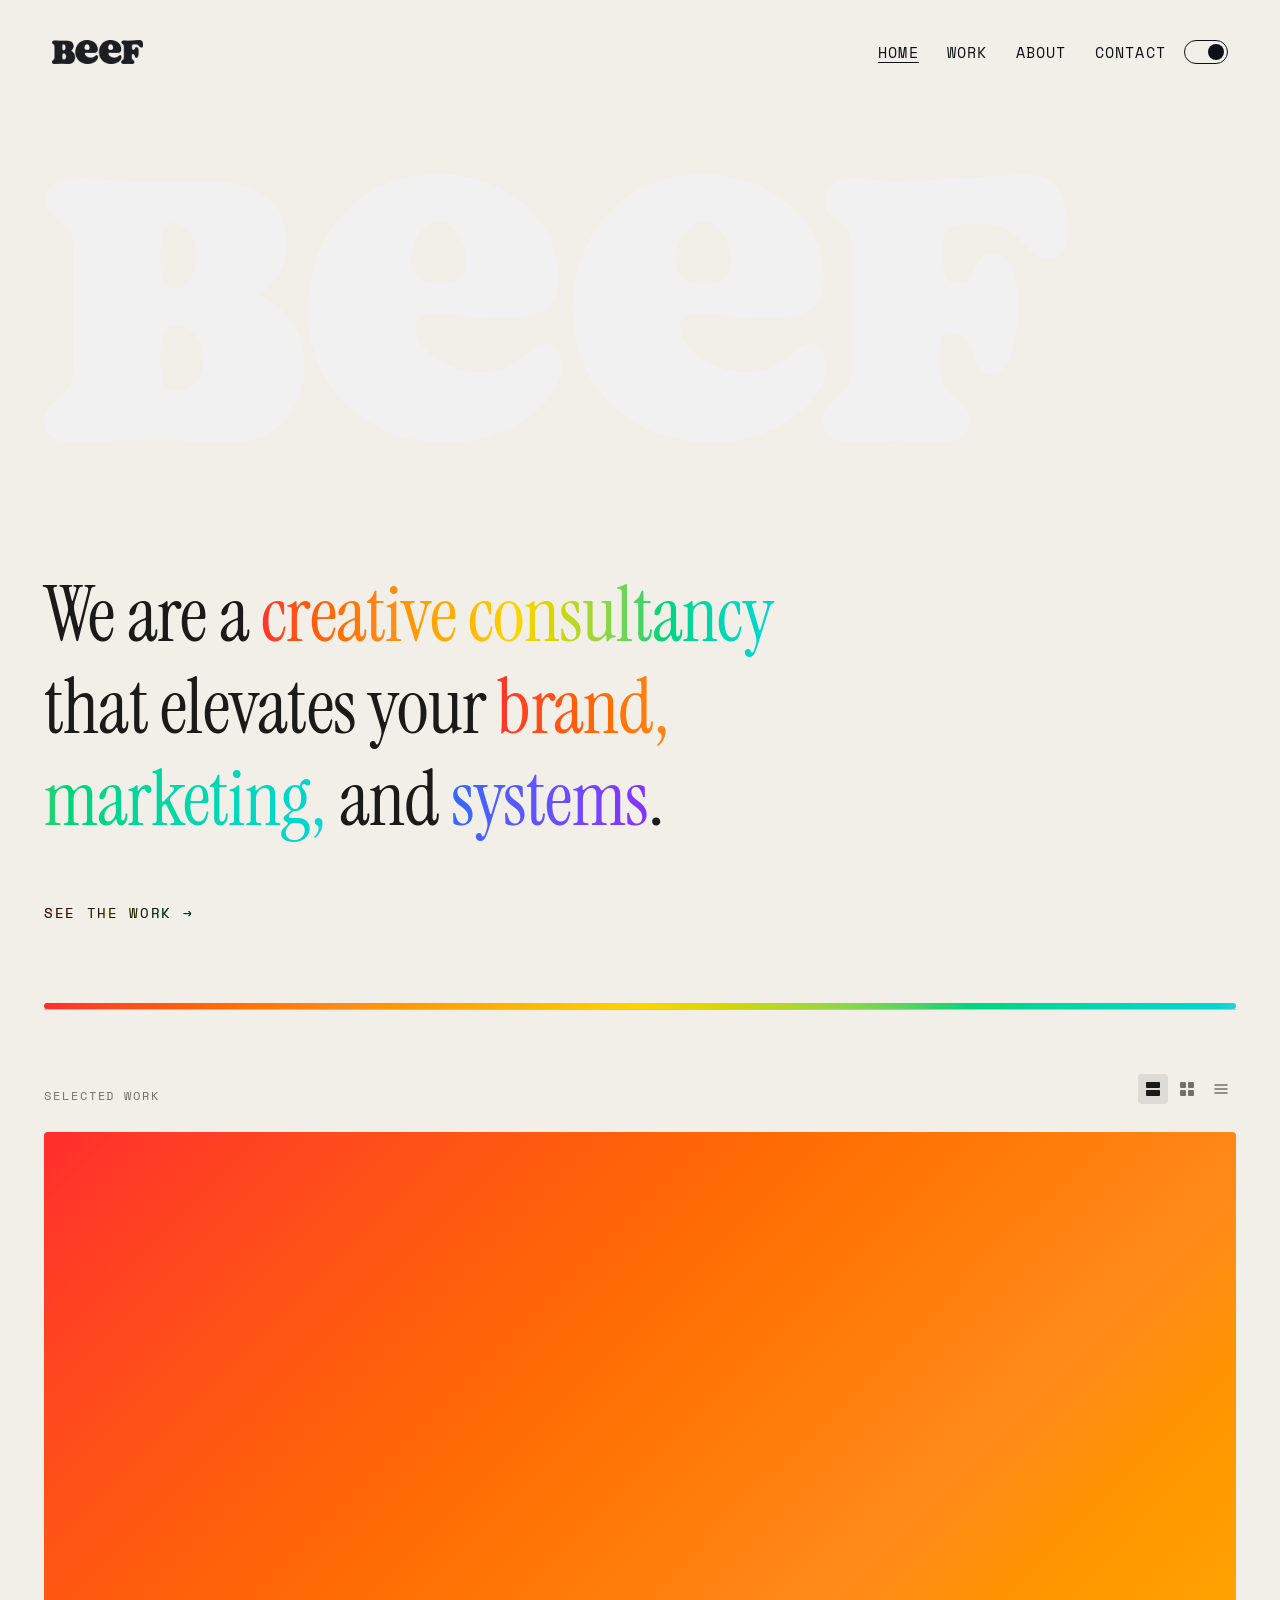
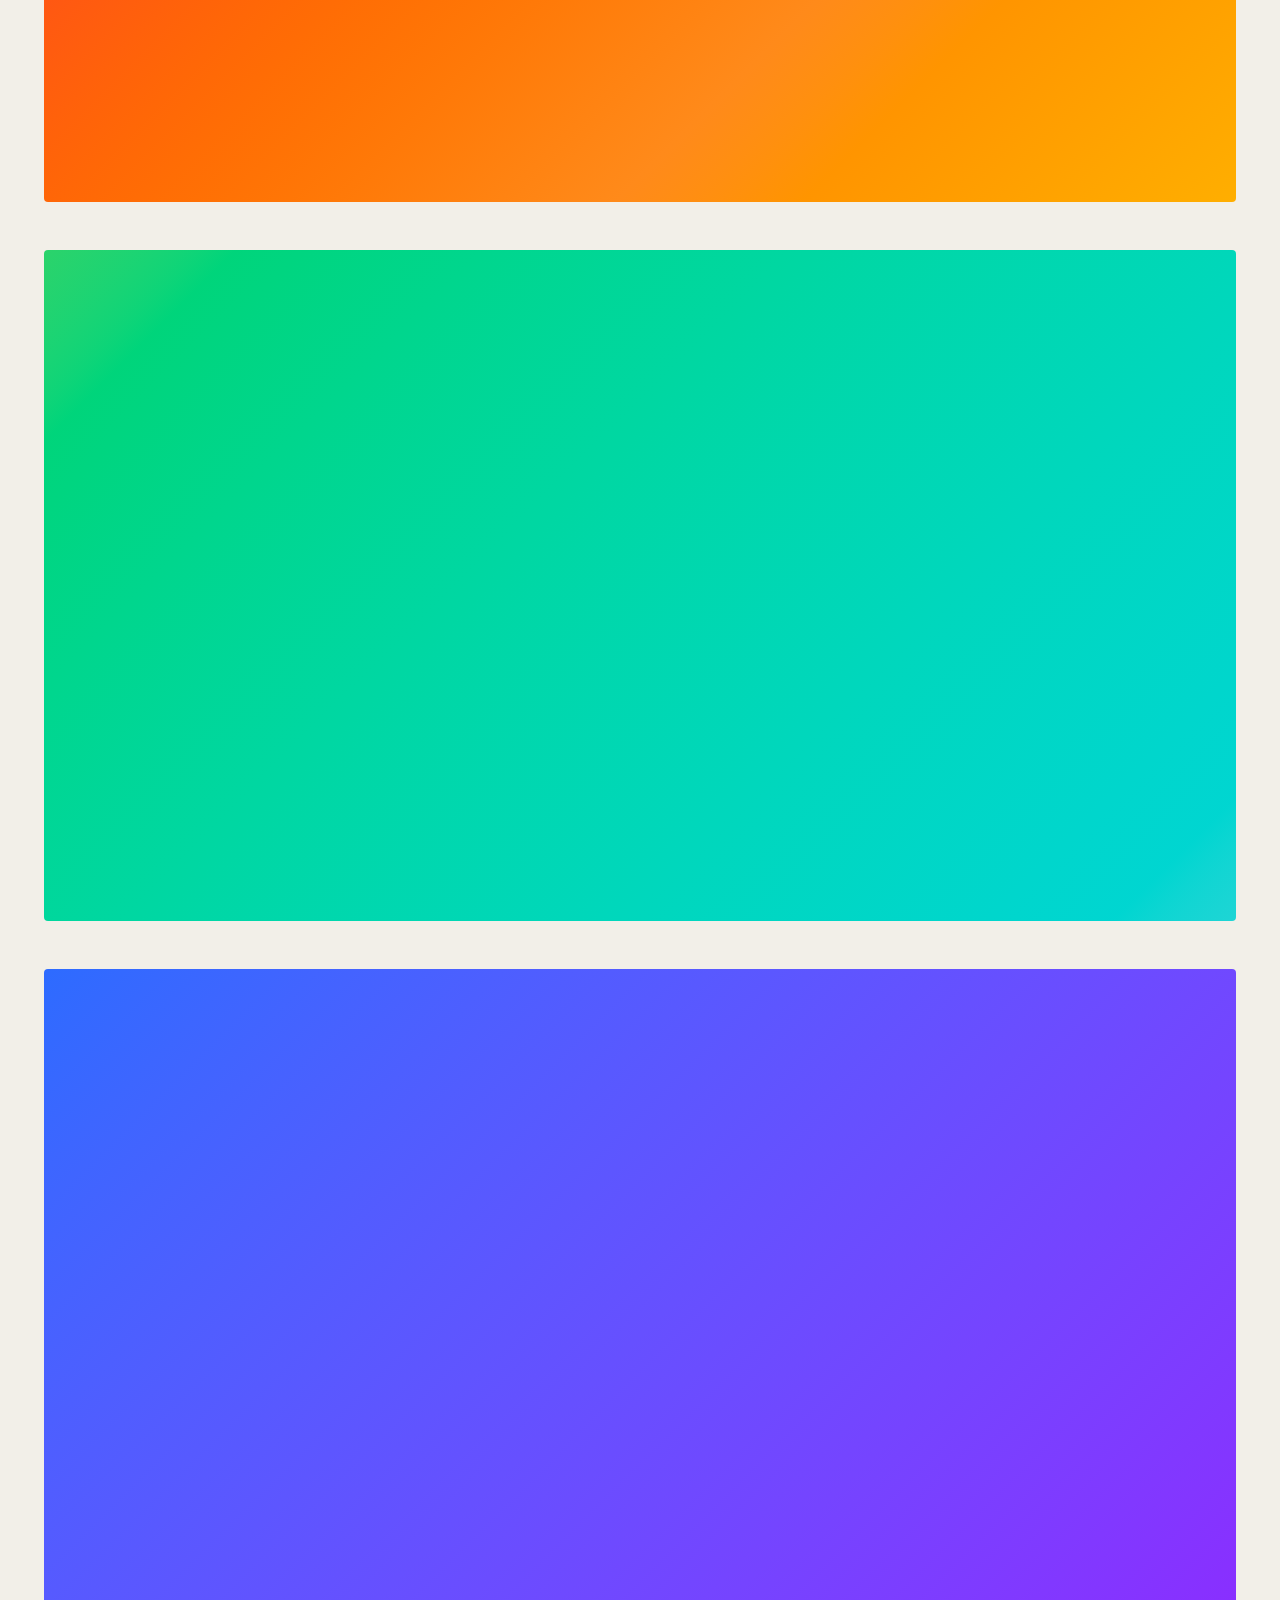
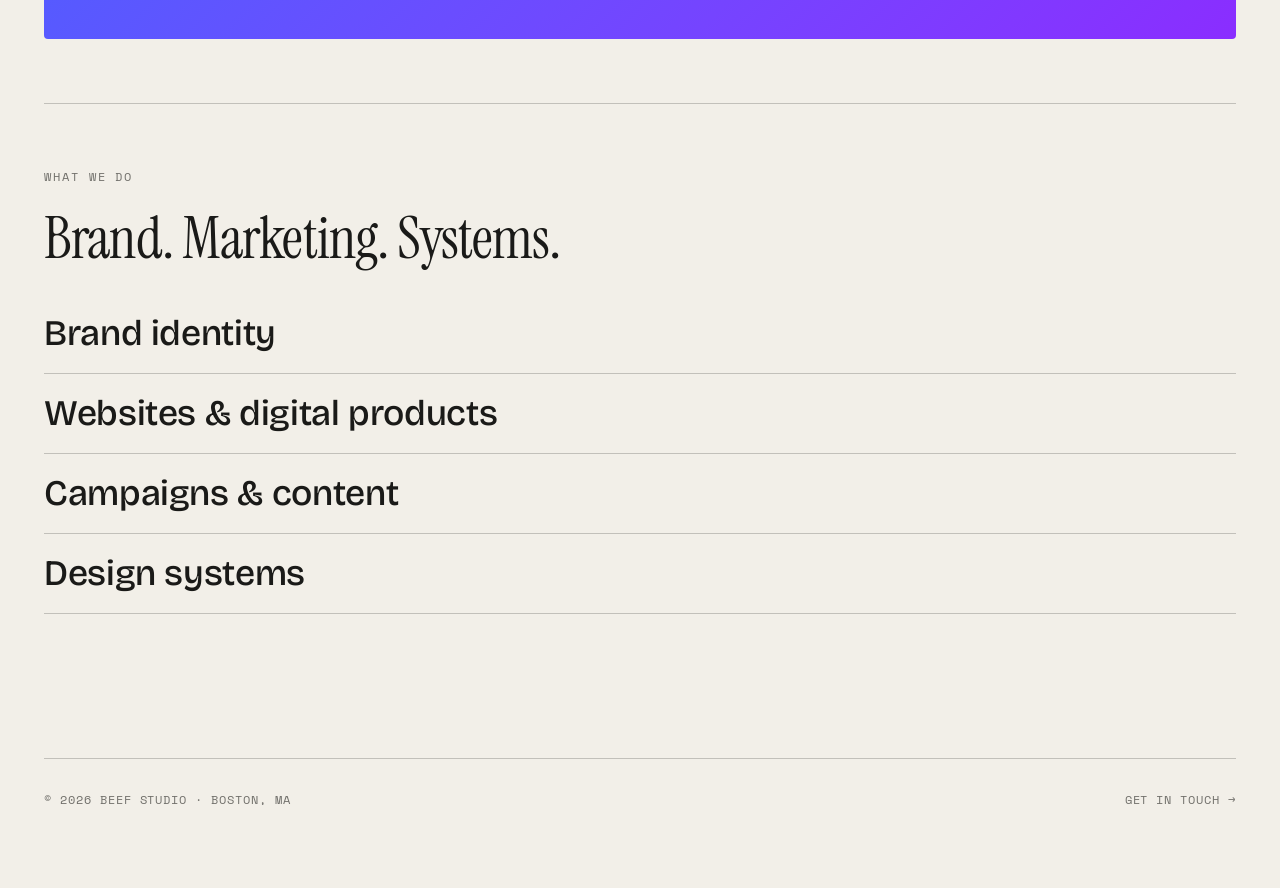
<file: index.html>
<!DOCTYPE html>
<html lang="en" data-theme="dark">
<head>
  <meta charset="UTF-8">
  <meta name="viewport" content="width=device-width, initial-scale=1.0">
  <title>Beef Studio — Creative consultancy, Boston</title>
  <meta name="description" content="Beef Studio is a creative consultancy that elevates your brand, marketing, and systems. Based in Boston.">
  <link rel="preconnect" href="https://fonts.googleapis.com">
  <link rel="preconnect" href="https://fonts.gstatic.com" crossorigin>
  <link href="https://fonts.googleapis.com/css2?family=Bricolage+Grotesque:opsz,wght@12..96,200..800&family=Instrument+Serif:ital@0;1&family=Space+Mono:ital,wght@0,400;0,700;1,400;1,700&display=swap" rel="stylesheet">
  <link rel="stylesheet" href="/css/style.css">
  <script>
    (function () {
      try {
        var t = localStorage.getItem('beef-theme');
        if (!t) {
          t = window.matchMedia('(prefers-color-scheme: light)').matches ? 'light' : 'dark';
        }
        document.documentElement.setAttribute('data-theme', t);
      } catch (e) {}
    })();
  </script>
</head>
<body>
  <div class="site">
    <header class="top">
      <button class="hamburger" id="hamburger" aria-label="Open navigation" aria-expanded="false">
        <span></span><span></span><span></span>
      </button>

      <a class="mark" href="/" aria-label="Beef Studio — home">
        <img class="mark-logo" src="/beef_logo/beef_logo.png" alt="">
      </a>

      <div class="top-right">
        <nav class="nav" aria-label="Primary">
          <a class="nav-link" href="/" aria-current="page">Home</a>
          <a class="nav-link" href="/work.html">Work</a>
          <a class="nav-link" href="/about.html">About</a>
          <a class="nav-link" href="/contact.html">Contact</a>
        </nav>
        <button class="toggle" id="theme-toggle" aria-label="Toggle light and dark mode" aria-pressed="false">
          <span class="toggle-knob"></span>
        </button>
      </div>
    </header>

    <nav class="mobile-menu" id="mobile-menu" aria-label="Mobile navigation">
      <button class="mobile-menu-close" id="mobile-menu-close" aria-label="Close navigation">&#x2715;</button>
      <a class="nav-link" href="/" aria-current="page">Home</a>
      <a class="nav-link" href="/work.html">Work</a>
      <a class="nav-link" href="/about.html">About</a>
      <a class="nav-link" href="/contact.html">Contact</a>
    </nav>

    <main>
      <section class="hero">
        <h1 class="hero-h1" aria-label="Beef Studio">
          <span class="hero-logo" role="img" aria-hidden="true"></span>
        </h1>
        <p class="hero-statement">We are a <a class="accent accent--all" href="/about.html">creative consultancy<span class="accent-blurb">Brand, web, and systems for founders and marketing teams.</span></a> that elevates your <a class="accent accent--r" href="/work/mont-cime.html">brand,<span class="accent-blurb">Wordmarks, type, and color — built to scale.</span></a> <a class="accent accent--g" href="/work/dd-strings.html">marketing,<span class="accent-blurb">Strategy and content that puts the work in front of people.</span></a> and <a class="accent accent--b" href="/work/void.html">systems<span class="accent-blurb">Tokens, components, docs — built to survive the handoff.</span></a>.</p>
        <a class="hero-cta" href="/work.html">See the work →</a>
      </section>

      <hr class="grad-rule">

      <section class="section">
        <div class="section-head">
          <p class="section-label">Selected work</p>
          <div class="view-toggle" role="group" aria-label="Change work view">
            <button type="button" data-view="hero" aria-label="Hero view" aria-pressed="true">
              <svg width="18" height="18" viewBox="0 0 18 18" fill="currentColor" aria-hidden="true"><rect x="2" y="2" width="14" height="6" rx="1"/><rect x="2" y="10" width="14" height="6" rx="1"/></svg>
            </button>
            <button type="button" data-view="grid" aria-label="Grid view" aria-pressed="false">
              <svg width="18" height="18" viewBox="0 0 18 18" fill="currentColor" aria-hidden="true"><rect x="2" y="2" width="6" height="6" rx="1"/><rect x="10" y="2" width="6" height="6" rx="1"/><rect x="2" y="10" width="6" height="6" rx="1"/><rect x="10" y="10" width="6" height="6" rx="1"/></svg>
            </button>
            <button type="button" data-view="list" aria-label="List view" aria-pressed="false">
              <svg width="18" height="18" viewBox="0 0 18 18" fill="none" stroke="currentColor" stroke-width="1.5" stroke-linecap="round" aria-hidden="true"><line x1="3" y1="5" x2="15" y2="5"/><line x1="3" y1="9" x2="15" y2="9"/><line x1="3" y1="13" x2="15" y2="13"/></svg>
            </button>
          </div>
        </div>
        <div class="case-features" data-view="hero">
          <a class="case-feature" href="/work/mont-cime.html">
            <div class="case-feature-thumb case-feature-thumb--mc" role="img" aria-label="Mont Cime placeholder hero"></div>
            <div class="case-feature-info">
              <p class="case-meta">2025 · Experiential &amp; Identity</p>
              <h3>Mont Cime</h3>
              <p class="case-blurb">A luxury alpine hotel above Hallstatt — identity system, wayfinding, and the guest experience that holds it together.</p>
            </div>
          </a>

          <a class="case-feature" href="/work/dd-strings.html">
            <div class="case-feature-thumb case-feature-thumb--dd" role="img" aria-label="DD Strings placeholder hero"></div>
            <div class="case-feature-info">
              <p class="case-meta">2025 · Identity &amp; E-commerce</p>
              <h3>DD Strings</h3>
              <p class="case-blurb">Boutique instrument outfitter — identity refresh and a slow, considered shop for serious players.</p>
            </div>
          </a>

          <a class="case-feature" href="/work/void.html">
            <div class="case-feature-thumb case-feature-thumb--void" role="img" aria-label="VOID placeholder hero"></div>
            <div class="case-feature-info">
              <p class="case-meta">2024 · Identity, Interface &amp; Marketing</p>
              <h3>VOID</h3>
              <p class="case-blurb">A new-era financial platform — identity, product interface, and the marketing that launched it.</p>
            </div>
          </a>
        </div>
      </section>

      <section class="section">
        <p class="section-label">What we do</p>
        <h2>Brand. Marketing. Systems.</h2>
        <ul class="service-list">
          <li>Brand identity</li>
          <li>Websites &amp; digital products</li>
          <li>Campaigns &amp; content</li>
          <li>Design systems</li>
        </ul>
      </section>
    </main>

    <footer class="site-footer">
      <p>&copy; <span id="year">2026</span> Beef Studio · Boston, MA</p>
      <p><a href="/contact.html">Get in touch →</a></p>
    </footer>
  </div>

  <script src="/js/main.js"></script>
</body>
</html>
</file>
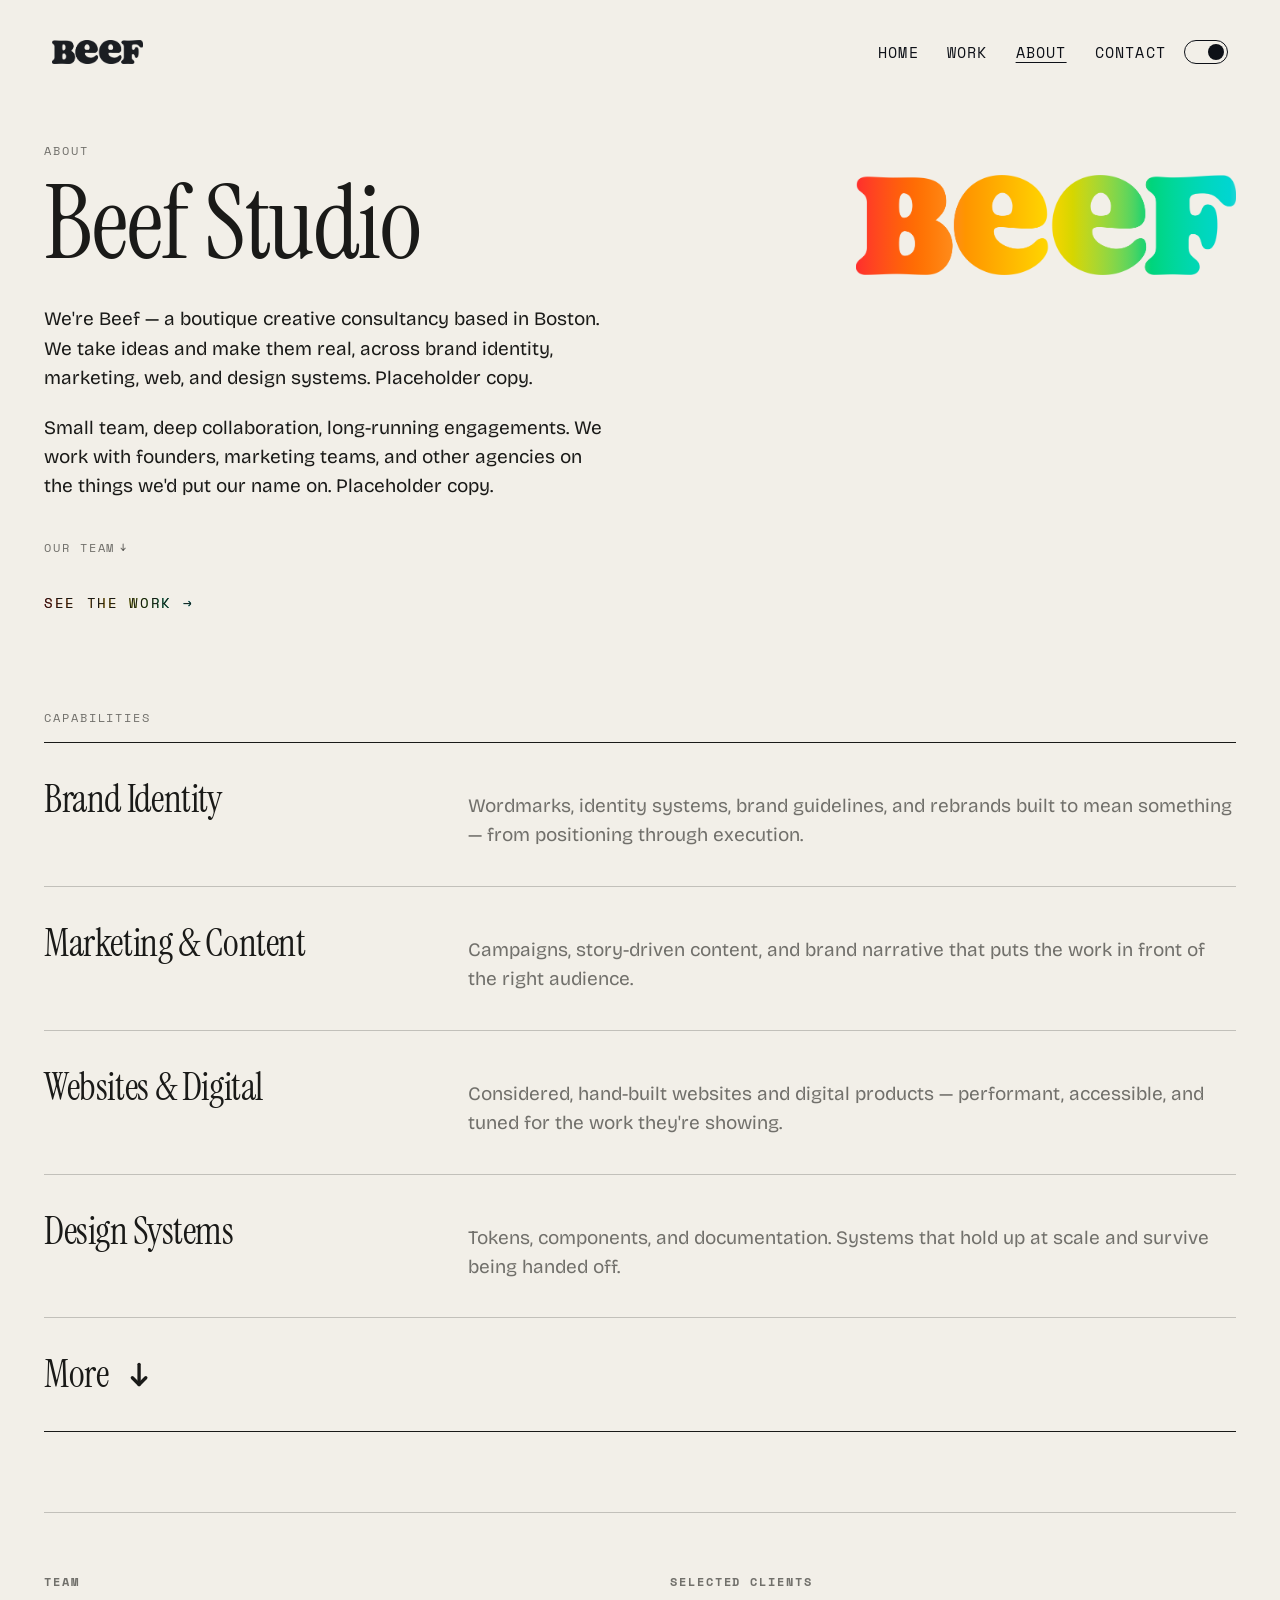
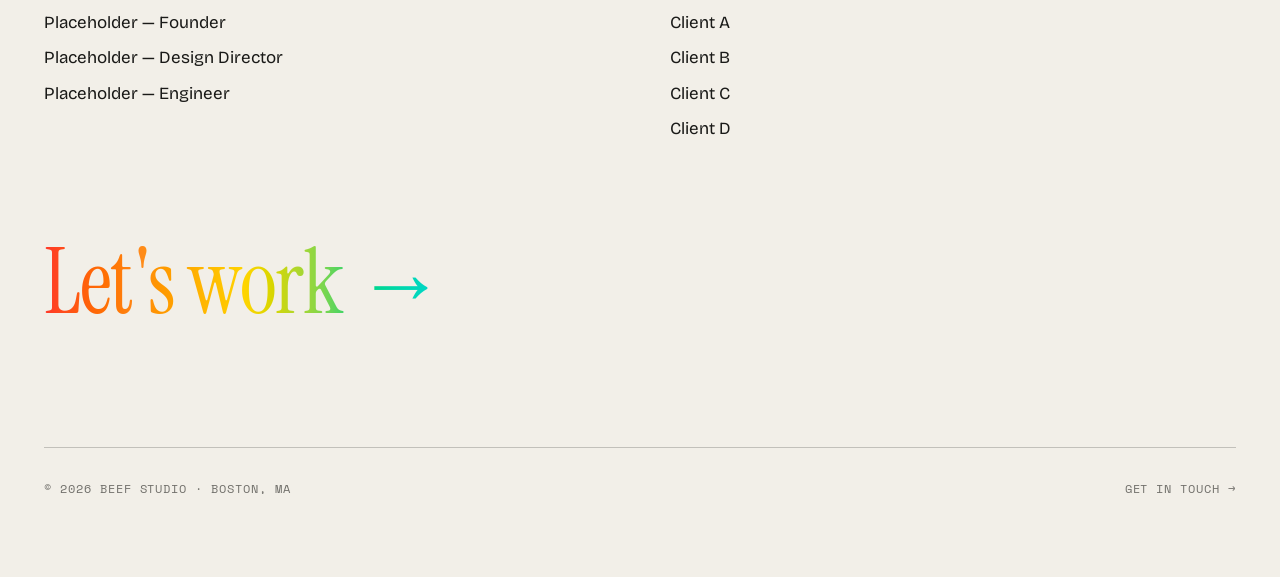
<file: about.html>
<!DOCTYPE html>
<html lang="en" data-theme="dark">
<head>
  <meta charset="UTF-8">
  <meta name="viewport" content="width=device-width, initial-scale=1.0">
  <title>About — Beef Studio</title>
  <meta name="description" content="About Beef Studio — a creative consultancy in Boston.">
  <link rel="preconnect" href="https://fonts.googleapis.com">
  <link rel="preconnect" href="https://fonts.gstatic.com" crossorigin>
  <link href="https://fonts.googleapis.com/css2?family=Bricolage+Grotesque:opsz,wght@12..96,200..800&family=Instrument+Serif:ital@0;1&family=Space+Mono:ital,wght@0,400;0,700;1,400;1,700&display=swap" rel="stylesheet">
  <link rel="stylesheet" href="/css/style.css">
  <script>
    (function () {
      try {
        var t = localStorage.getItem('beef-theme');
        if (!t) t = window.matchMedia('(prefers-color-scheme: light)').matches ? 'light' : 'dark';
        document.documentElement.setAttribute('data-theme', t);
      } catch (e) {}
    })();
  </script>
</head>
<body>
  <div class="site">
    <header class="top">
      <button class="hamburger" id="hamburger" aria-label="Open navigation" aria-expanded="false">
        <span></span><span></span><span></span>
      </button>
      <a class="mark" href="/" aria-label="Beef Studio — home">
        <img class="mark-logo" src="/beef_logo/beef_logo.png" alt="">
      </a>
      <div class="top-right">
        <nav class="nav" aria-label="Primary">
          <a class="nav-link" href="/">Home</a>
          <a class="nav-link" href="/work.html">Work</a>
          <a class="nav-link" href="/about.html" aria-current="page">About</a>
          <a class="nav-link" href="/contact.html">Contact</a>
        </nav>
        <button class="toggle" id="theme-toggle" aria-label="Toggle light and dark mode" aria-pressed="false">
          <span class="toggle-knob"></span>
        </button>
      </div>
    </header>

    <nav class="mobile-menu" id="mobile-menu" aria-label="Mobile navigation">
      <button class="mobile-menu-close" id="mobile-menu-close" aria-label="Close navigation">&#x2715;</button>
      <a class="nav-link" href="/">Home</a>
      <a class="nav-link" href="/work.html">Work</a>
      <a class="nav-link" href="/about.html" aria-current="page">About</a>
      <a class="nav-link" href="/contact.html">Contact</a>
    </nav>

    <main>
      <p class="about-label">About</p>

      <section class="about-hero">
        <div class="about-hero-text">
          <h1 class="about-heading">Beef Studio</h1>
          <p class="about-bio">
            We're Beef — a boutique creative consultancy based in Boston. We take ideas and make them real, across brand identity, marketing, web, and design systems. Placeholder copy.
          </p>
          <p class="about-bio">
            Small team, deep collaboration, long-running engagements. We work with founders, marketing teams, and other agencies on the things we'd put our name on. Placeholder copy.
          </p>
          <details class="team-disclosure">
            <summary>
              Our team
              <span class="more-arrow" aria-hidden="true"><svg viewBox="0 0 12 16" fill="none" stroke="currentColor" stroke-width="2" stroke-linecap="round" stroke-linejoin="round"><line x1="6" y1="2" x2="6" y2="14"/><polyline class="more-arrow-head" points="2,10 6,14 10,10"/></svg></span>
            </summary>
            <ul class="team-grid">
              <li class="team-member">
                <div class="team-photo team-photo--r" role="img" aria-label="Placeholder team photo"></div>
                <div class="team-info">
                  <h3 class="team-name">Placeholder One</h3>
                  <p class="team-bio">Founder &amp; creative director. Placeholder bio about background, taste, and how they ended up here.</p>
                </div>
              </li>
              <li class="team-member">
                <div class="team-photo team-photo--g" role="img" aria-label="Placeholder team photo"></div>
                <div class="team-info">
                  <h3 class="team-name">Placeholder Two</h3>
                  <p class="team-bio">Design director. Placeholder bio about background, taste, and how they ended up here.</p>
                </div>
              </li>
              <li class="team-member">
                <div class="team-photo team-photo--b" role="img" aria-label="Placeholder team photo"></div>
                <div class="team-info">
                  <h3 class="team-name">Placeholder Three</h3>
                  <p class="team-bio">Engineer. Placeholder bio about background, taste, and how they ended up here.</p>
                </div>
              </li>
            </ul>
          </details>
          <div class="about-cta-inline">
            <a class="hero-cta" href="/work.html">See the work →</a>
          </div>
        </div>
        <div class="about-photo">
          <div class="about-photo-mark" role="img" aria-label="Beef Studio mark"></div>
        </div>
      </section>

      <p class="about-capabilities-label">Capabilities</p>
      <div class="about-capabilities">
        <div class="capability">
          <h2 class="capability-title">Brand Identity</h2>
          <p class="capability-desc">Wordmarks, identity systems, brand guidelines, and rebrands built to mean something — from positioning through execution.</p>
        </div>
        <div class="capability">
          <h2 class="capability-title">Marketing &amp; Content</h2>
          <p class="capability-desc">Campaigns, story-driven content, and brand narrative that puts the work in front of the right audience.</p>
        </div>
        <div class="capability">
          <h2 class="capability-title">Websites &amp; Digital</h2>
          <p class="capability-desc">Considered, hand-built websites and digital products — performant, accessible, and tuned for the work they're showing.</p>
        </div>
        <div class="capability">
          <h2 class="capability-title">Design Systems</h2>
          <p class="capability-desc">Tokens, components, and documentation. Systems that hold up at scale and survive being handed off.</p>
        </div>
        <details class="capability-more">
          <summary class="capability capability--toggle">
            <h2 class="capability-title">More <span class="more-arrow" aria-hidden="true"><svg viewBox="0 0 12 16" fill="none" stroke="currentColor" stroke-width="2" stroke-linecap="round" stroke-linejoin="round"><line x1="6" y1="2" x2="6" y2="14"/><polyline class="more-arrow-head" points="2,10 6,14 10,10"/></svg></span></h2>
          </summary>
          <ul class="capability-tags">
            <li>Brand Strategy</li>
            <li>Brand Architecture</li>
            <li>Visual Identity</li>
            <li>Wordmarks</li>
            <li>Logotypes</li>
            <li>Identity Systems</li>
            <li>Naming</li>
            <li>Copywriting</li>
            <li>Positioning</li>
            <li>Voice &amp; Tone</li>
            <li>Art Direction</li>
            <li>Creative Direction</li>
            <li>Campaign Development</li>
            <li>Touching Grass</li>
            <li>Editorial Design</li>
            <li>Print &amp; Packaging</li>
            <li>Type Systems</li>
            <li>Typeface Pairing</li>
            <li>Emotional About Fonts</li>
            <li>Web Design</li>
            <li>Web Development</li>
            <li>Shopify Builds</li>
            <li>Webflow Builds</li>
            <li>Component Libraries</li>
            <li>Napping</li>
            <li>Documentation</li>
            <li>Process</li>
            <li>Color Systems</li>
            <li>Icon Design</li>
            <li>Illustration Direction</li>
            <li>Photography Direction</li>
            <li>Saying &ldquo;It Depends&rdquo;</li>
            <li>Signage &amp; Wayfinding</li>
            <li>Environmental Design</li>
            <li>Merchandise Design</li>
            <li>Apparel Graphics</li>
            <li>Sticker Sheets</li>
            <li>Losing the Source File</li>
            <li>Zine Production</li>
            <li>Letterpress</li>
            <li>Risograph</li>
            <li>Screen Printing</li>
            <li>Motion Systems</li>
            <li>Social Templates</li>
            <li>Newsletter Design</li>
            <li>Fixing PDFs at 1am</li>
            <li>Pitch Decks</li>
            <li>Sponsorship Decks</li>
            <li>Annual Reports</li>
            <li>Event Branding</li>
            <li>Moodboarding</li>
            <li>Strong Opinions About Kerning</li>
            <li>Pattern Design</li>
            <li>Texture &amp; Surface</li>
            <li>Infographics</li>
            <li>Data Visualization</li>
            <li>Poster Design</li>
            <li>Making the Logo Bigger</li>
            <li>Menu Design</li>
            <li>Hang Tags &amp; Labels</li>
            <li>Die Lines &amp; Diecutting</li>
            <li>Production Specs</li>
            <li>Vendor Sourcing</li>
            <li>Forgetting to Outline Fonts</li>
            <li>Brand Audits</li>
            <li>Brand Refresh</li>
            <li>Competitive Research</li>
            <li>Style Guides</li>
            <li>Asset Libraries</li>
            <li>Template Systems</li>
            <li>Going For a Walk</li>
            <li>Wireframing</li>
            <li>Prototyping</li>
            <li>Information Architecture</li>
            <li>UX Writing</li>
            <li>Accessibility Audits</li>
            <li>Running</li>
            <li>Copy Direction</li>
            <li>Taglines</li>
            <li>Manifesto Writing</li>
            <li>Content Strategy</li>
            <li>Workshops</li>
            <li>Founder Support</li>
            <li>Agency Overflow</li>
            <li>Having Too Many Browser Tabs</li>
            <li>Defending the Grid</li>
            <li>Figuring It Out</li>
          </ul>
        </details>
      </div>

      <div class="about-meta">
        <div class="about-meta-section">
          <h2 class="about-meta-section-title">Team</h2>
          <ul class="about-list">
            <li>Placeholder — Founder</li>
            <li>Placeholder — Design Director</li>
            <li>Placeholder — Engineer</li>
          </ul>
        </div>
        <div class="about-meta-section">
          <h2 class="about-meta-section-title">Selected clients</h2>
          <ul class="about-list">
            <li>Client A</li>
            <li>Client B</li>
            <li>Client C</li>
            <li>Client D</li>
          </ul>
        </div>
      </div>

      <p class="about-cta">
        <a class="accent accent--all" href="/contact.html">Let's work →</a>
      </p>
    </main>

    <footer class="site-footer">
      <p>&copy; <span id="year">2026</span> Beef Studio · Boston, MA</p>
      <p><a href="/contact.html">Get in touch →</a></p>
    </footer>
  </div>

  <script src="/js/main.js"></script>
</body>
</html>
</file>
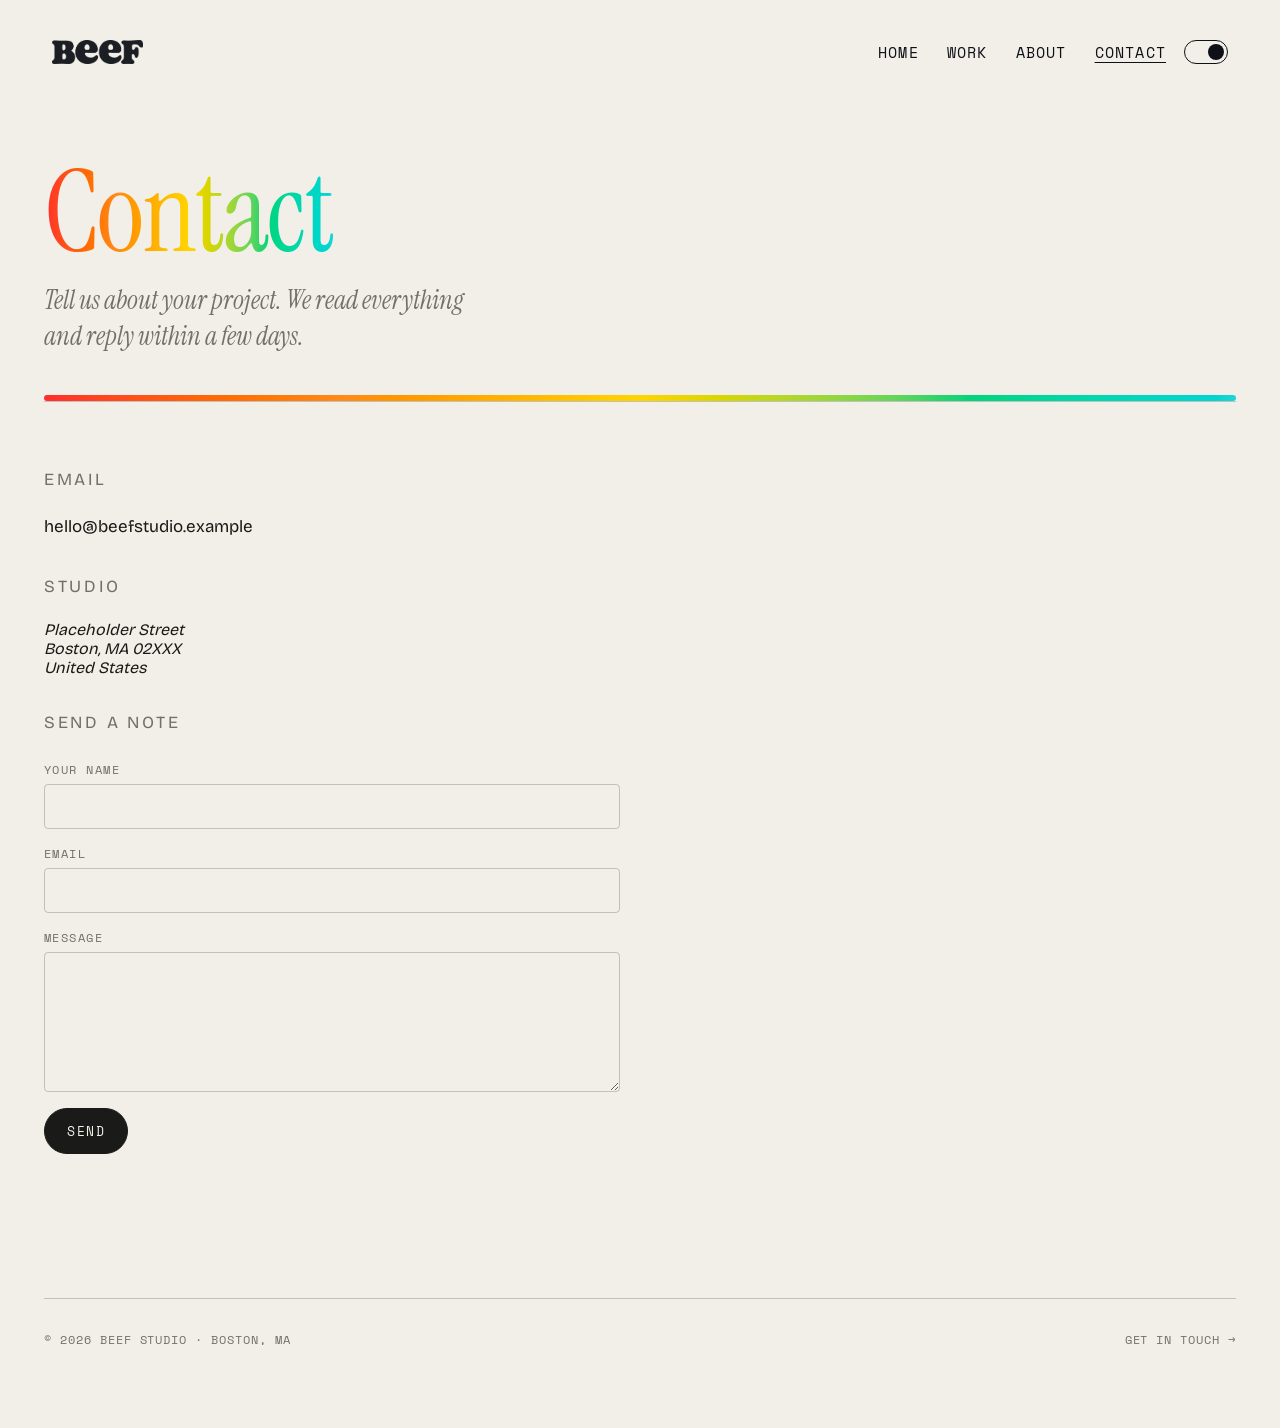
<file: contact.html>
<!DOCTYPE html>
<html lang="en" data-theme="dark">
<head>
  <meta charset="UTF-8">
  <meta name="viewport" content="width=device-width, initial-scale=1.0">
  <title>Contact — Beef Studio</title>
  <meta name="description" content="Get in touch with Beef Studio.">
  <link rel="preconnect" href="https://fonts.googleapis.com">
  <link rel="preconnect" href="https://fonts.gstatic.com" crossorigin>
  <link href="https://fonts.googleapis.com/css2?family=Bricolage+Grotesque:opsz,wght@12..96,200..800&family=Instrument+Serif:ital@0;1&family=Space+Mono:ital,wght@0,400;0,700;1,400;1,700&display=swap" rel="stylesheet">
  <link rel="stylesheet" href="/css/style.css">
  <script>
    (function () {
      try {
        var t = localStorage.getItem('beef-theme');
        if (!t) t = window.matchMedia('(prefers-color-scheme: light)').matches ? 'light' : 'dark';
        document.documentElement.setAttribute('data-theme', t);
      } catch (e) {}
    })();
  </script>
</head>
<body>
  <div class="site">
    <header class="top">
      <button class="hamburger" id="hamburger" aria-label="Open navigation" aria-expanded="false">
        <span></span><span></span><span></span>
      </button>
      <a class="mark" href="/" aria-label="Beef Studio — home">
        <img class="mark-logo" src="/beef_logo/beef_logo.png" alt="">
      </a>
      <div class="top-right">
        <nav class="nav" aria-label="Primary">
          <a class="nav-link" href="/">Home</a>
          <a class="nav-link" href="/work.html">Work</a>
          <a class="nav-link" href="/about.html">About</a>
          <a class="nav-link" href="/contact.html" aria-current="page">Contact</a>
        </nav>
        <button class="toggle" id="theme-toggle" aria-label="Toggle light and dark mode" aria-pressed="false">
          <span class="toggle-knob"></span>
        </button>
      </div>
    </header>

    <nav class="mobile-menu" id="mobile-menu" aria-label="Mobile navigation">
      <button class="mobile-menu-close" id="mobile-menu-close" aria-label="Close navigation">&#x2715;</button>
      <a class="nav-link" href="/">Home</a>
      <a class="nav-link" href="/work.html">Work</a>
      <a class="nav-link" href="/about.html">About</a>
      <a class="nav-link" href="/contact.html" aria-current="page">Contact</a>
    </nav>

    <main>
      <section class="page-intro">
        <h1><span class="grad-text">Contact</span></h1>
        <p class="lede">Tell us about your project. We read everything and reply within a few days.</p>
      </section>

      <hr class="grad-rule">

      <section class="section about-body">
        <p class="section-label">Email</p>
        <p><a href="mailto:hello@beefstudio.example">hello@beefstudio.example</a></p>

        <p class="section-label" style="margin-top:32px">Studio</p>
        <address>
          Placeholder Street<br>
          Boston, MA 02XXX<br>
          United States
        </address>

        <p class="section-label" style="margin-top:32px">Send a note</p>
        <form class="contact-form" action="#" method="post" novalidate>
          <label>
            Your name
            <input type="text" name="name" autocomplete="name" required>
          </label>
          <label>
            Email
            <input type="email" name="email" autocomplete="email" required>
          </label>
          <label>
            Message
            <textarea name="message" rows="6" required></textarea>
          </label>
          <button type="submit">Send</button>
        </form>
      </section>
    </main>

    <footer class="site-footer">
      <p>&copy; <span id="year">2026</span> Beef Studio · Boston, MA</p>
      <p><a href="/contact.html">Get in touch →</a></p>
    </footer>
  </div>

  <script src="/js/main.js"></script>
</body>
</html>
</file>
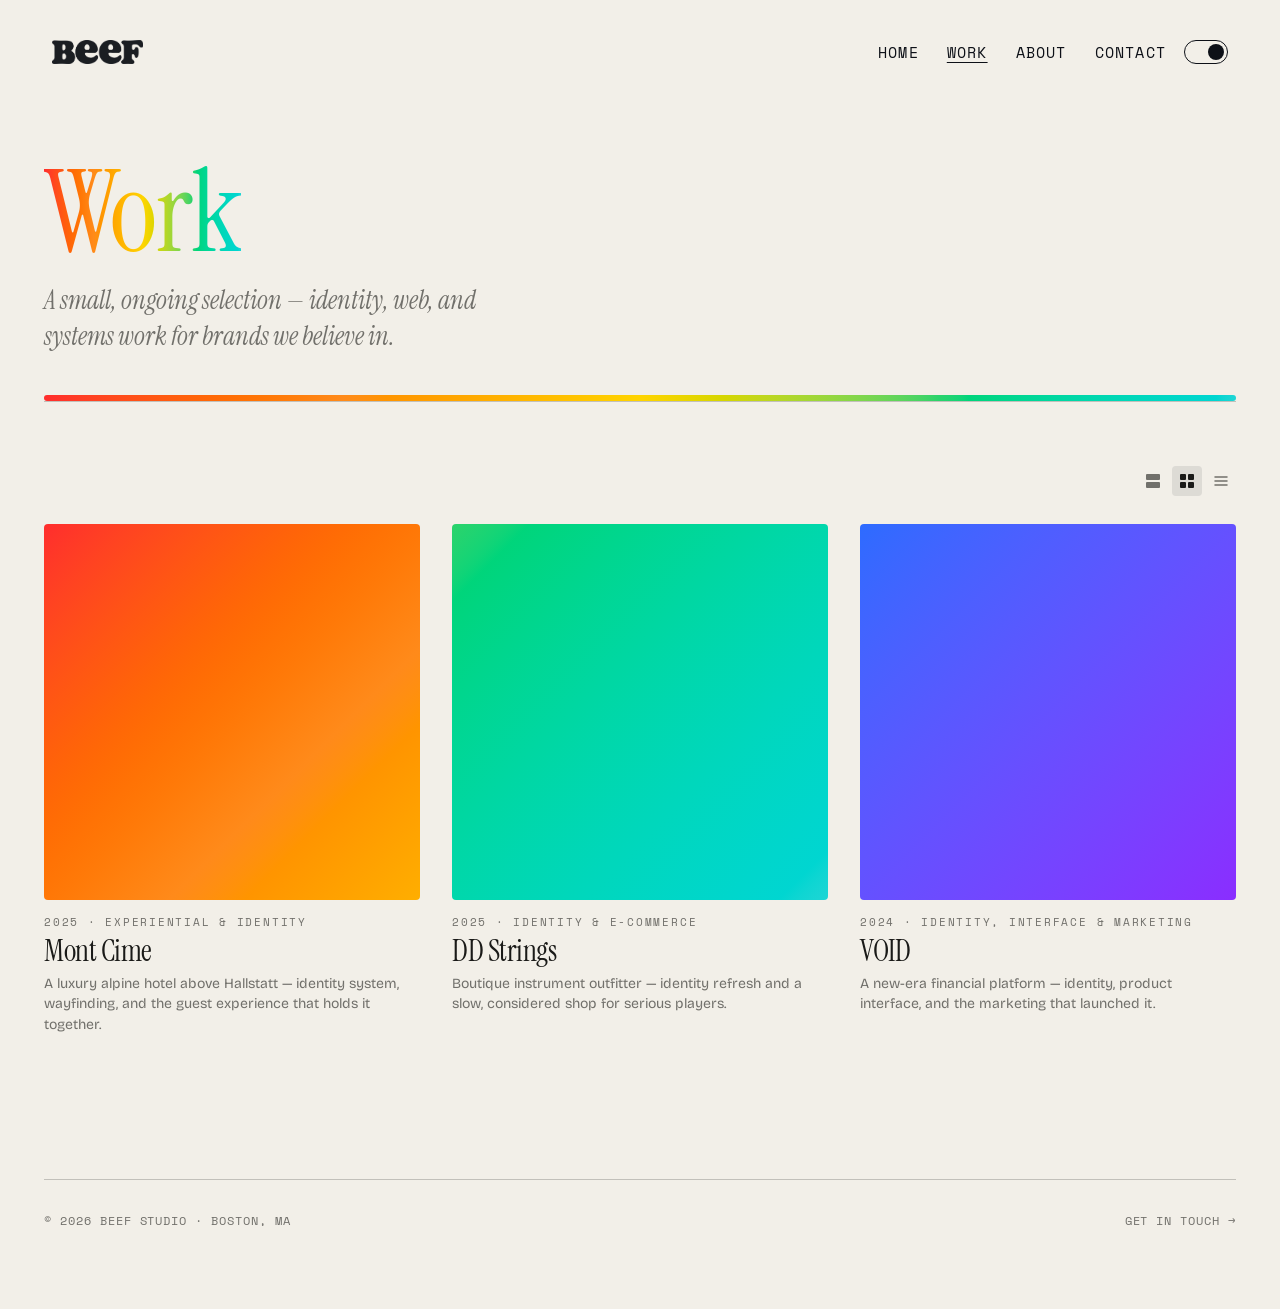
<file: work.html>
<!DOCTYPE html>
<html lang="en" data-theme="dark">
<head>
  <meta charset="UTF-8">
  <meta name="viewport" content="width=device-width, initial-scale=1.0">
  <title>Work — Beef Studio</title>
  <meta name="description" content="Selected projects from Beef Studio.">
  <link rel="preconnect" href="https://fonts.googleapis.com">
  <link rel="preconnect" href="https://fonts.gstatic.com" crossorigin>
  <link href="https://fonts.googleapis.com/css2?family=Bricolage+Grotesque:opsz,wght@12..96,200..800&family=Instrument+Serif:ital@0;1&family=Space+Mono:ital,wght@0,400;0,700;1,400;1,700&display=swap" rel="stylesheet">
  <link rel="stylesheet" href="/css/style.css">
  <script>
    (function () {
      try {
        var t = localStorage.getItem('beef-theme');
        if (!t) t = window.matchMedia('(prefers-color-scheme: light)').matches ? 'light' : 'dark';
        document.documentElement.setAttribute('data-theme', t);
      } catch (e) {}
    })();
  </script>
</head>
<body>
  <div class="site">
    <header class="top">
      <button class="hamburger" id="hamburger" aria-label="Open navigation" aria-expanded="false">
        <span></span><span></span><span></span>
      </button>
      <a class="mark" href="/" aria-label="Beef Studio — home">
        <img class="mark-logo" src="/beef_logo/beef_logo.png" alt="">
      </a>
      <div class="top-right">
        <nav class="nav" aria-label="Primary">
          <a class="nav-link" href="/">Home</a>
          <a class="nav-link" href="/work.html" aria-current="page">Work</a>
          <a class="nav-link" href="/about.html">About</a>
          <a class="nav-link" href="/contact.html">Contact</a>
        </nav>
        <button class="toggle" id="theme-toggle" aria-label="Toggle light and dark mode" aria-pressed="false">
          <span class="toggle-knob"></span>
        </button>
      </div>
    </header>

    <nav class="mobile-menu" id="mobile-menu" aria-label="Mobile navigation">
      <button class="mobile-menu-close" id="mobile-menu-close" aria-label="Close navigation">&#x2715;</button>
      <a class="nav-link" href="/">Home</a>
      <a class="nav-link" href="/work.html" aria-current="page">Work</a>
      <a class="nav-link" href="/about.html">About</a>
      <a class="nav-link" href="/contact.html">Contact</a>
    </nav>

    <main>
      <section class="page-intro">
        <h1><span class="grad-text">Work</span></h1>
        <p class="lede">A small, ongoing selection — identity, web, and systems work for brands we believe in.</p>
      </section>

      <hr class="grad-rule">

      <section class="section">
        <div class="section-head section-head--end">
          <div class="view-toggle" role="group" aria-label="Change work view">
            <button type="button" data-view="hero" aria-label="Hero view" aria-pressed="false">
              <svg width="18" height="18" viewBox="0 0 18 18" fill="currentColor" aria-hidden="true"><rect x="2" y="2" width="14" height="6" rx="1"/><rect x="2" y="10" width="14" height="6" rx="1"/></svg>
            </button>
            <button type="button" data-view="grid" aria-label="Grid view" aria-pressed="true">
              <svg width="18" height="18" viewBox="0 0 18 18" fill="currentColor" aria-hidden="true"><rect x="2" y="2" width="6" height="6" rx="1"/><rect x="10" y="2" width="6" height="6" rx="1"/><rect x="2" y="10" width="6" height="6" rx="1"/><rect x="10" y="10" width="6" height="6" rx="1"/></svg>
            </button>
            <button type="button" data-view="list" aria-label="List view" aria-pressed="false">
              <svg width="18" height="18" viewBox="0 0 18 18" fill="none" stroke="currentColor" stroke-width="1.5" stroke-linecap="round" aria-hidden="true"><line x1="3" y1="5" x2="15" y2="5"/><line x1="3" y1="9" x2="15" y2="9"/><line x1="3" y1="13" x2="15" y2="13"/></svg>
            </button>
          </div>
        </div>
        <div class="case-features" data-view="grid">
          <a class="case-feature" href="/work/mont-cime.html">
            <div class="case-feature-thumb case-feature-thumb--mc" role="img" aria-label="Mont Cime placeholder hero"></div>
            <div class="case-feature-info">
              <p class="case-meta">2025 · Experiential &amp; Identity</p>
              <h3>Mont Cime</h3>
              <p class="case-blurb">A luxury alpine hotel above Hallstatt — identity system, wayfinding, and the guest experience that holds it together.</p>
            </div>
          </a>

          <a class="case-feature" href="/work/dd-strings.html">
            <div class="case-feature-thumb case-feature-thumb--dd" role="img" aria-label="DD Strings placeholder hero"></div>
            <div class="case-feature-info">
              <p class="case-meta">2025 · Identity &amp; E-commerce</p>
              <h3>DD Strings</h3>
              <p class="case-blurb">Boutique instrument outfitter — identity refresh and a slow, considered shop for serious players.</p>
            </div>
          </a>

          <a class="case-feature" href="/work/void.html">
            <div class="case-feature-thumb case-feature-thumb--void" role="img" aria-label="VOID placeholder hero"></div>
            <div class="case-feature-info">
              <p class="case-meta">2024 · Identity, Interface &amp; Marketing</p>
              <h3>VOID</h3>
              <p class="case-blurb">A new-era financial platform — identity, product interface, and the marketing that launched it.</p>
            </div>
          </a>
        </div>
      </section>
    </main>

    <footer class="site-footer">
      <p>&copy; <span id="year">2026</span> Beef Studio · Boston, MA</p>
      <p><a href="/contact.html">Get in touch →</a></p>
    </footer>
  </div>

  <script src="/js/main.js"></script>
</body>
</html>
</file>
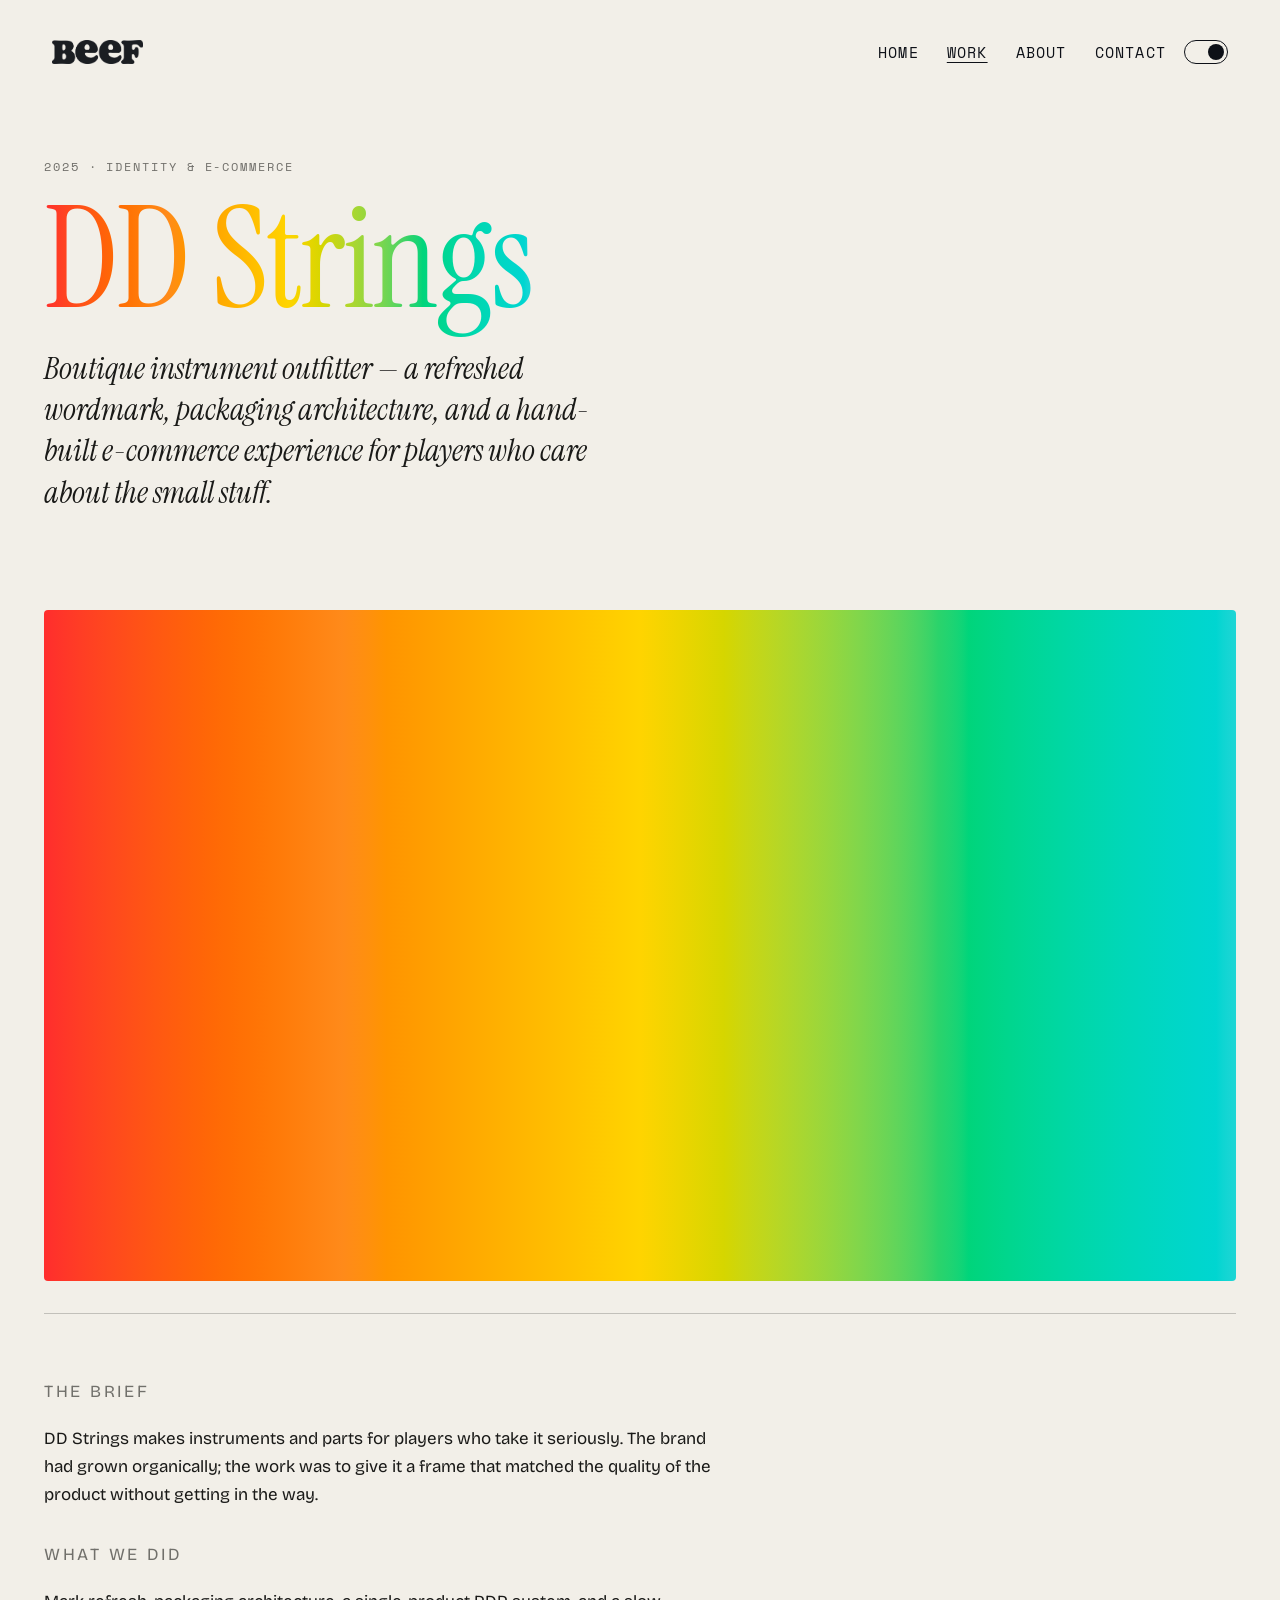
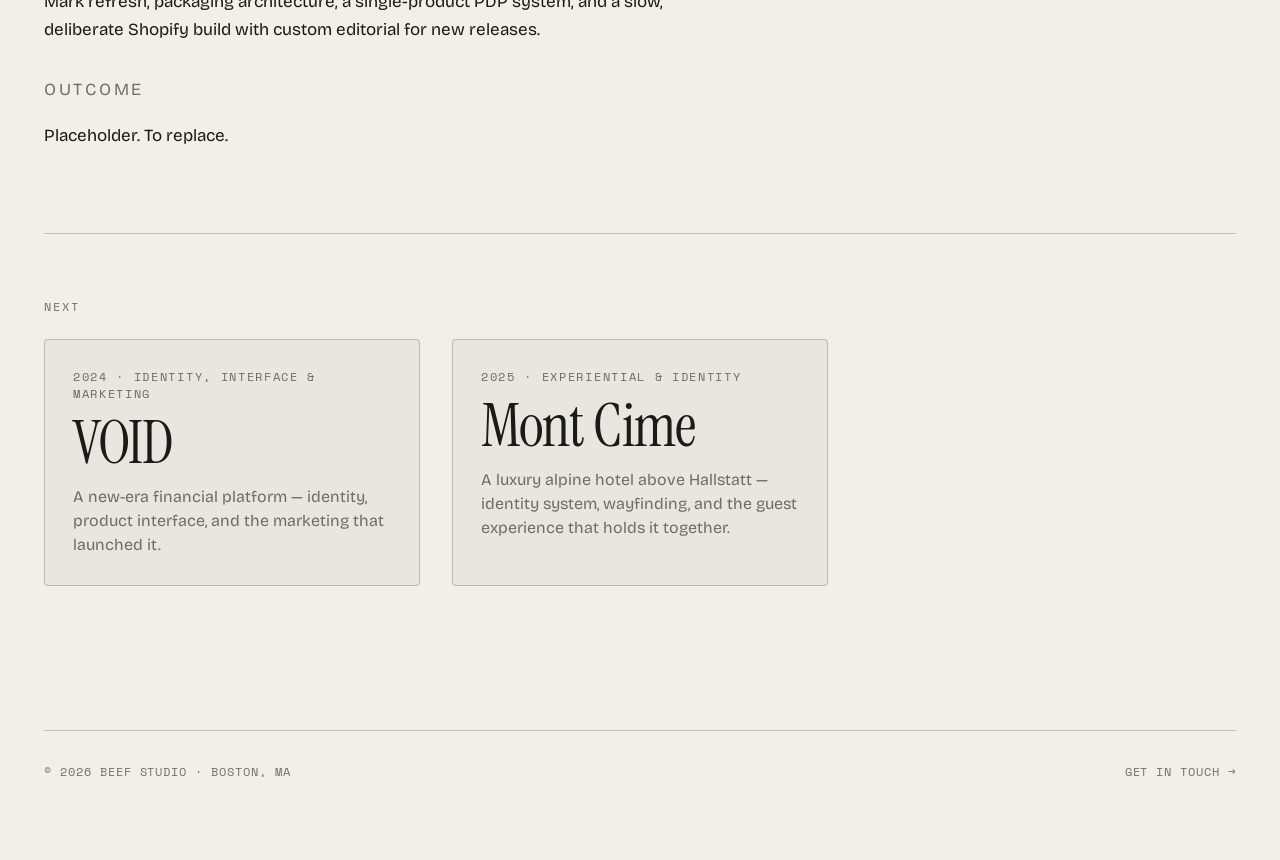
<file: work/dd-strings.html>
<!DOCTYPE html>
<html lang="en" data-theme="dark">
<head>
  <meta charset="UTF-8">
  <meta name="viewport" content="width=device-width, initial-scale=1.0">
  <title>DD Strings — Beef Studio</title>
  <meta name="description" content="DD Strings — identity and packaging for a boutique string maker. Placeholder case study.">
  <link rel="preconnect" href="https://fonts.googleapis.com">
  <link rel="preconnect" href="https://fonts.gstatic.com" crossorigin>
  <link href="https://fonts.googleapis.com/css2?family=Bricolage+Grotesque:opsz,wght@12..96,200..800&family=Instrument+Serif:ital@0;1&family=Space+Mono:ital,wght@0,400;0,700;1,400;1,700&display=swap" rel="stylesheet">
  <link rel="stylesheet" href="/css/style.css">
  <script>
    (function () {
      try {
        var t = localStorage.getItem('beef-theme');
        if (!t) t = window.matchMedia('(prefers-color-scheme: light)').matches ? 'light' : 'dark';
        document.documentElement.setAttribute('data-theme', t);
      } catch (e) {}
    })();
  </script>
</head>
<body>
  <div class="site">
    <header class="top">
      <button class="hamburger" id="hamburger" aria-label="Open navigation" aria-expanded="false">
        <span></span><span></span><span></span>
      </button>
      <a class="mark" href="/" aria-label="Beef Studio — home">
        <img class="mark-logo" src="/beef_logo/beef_logo.png" alt="">
      </a>
      <div class="top-right">
        <nav class="nav" aria-label="Primary">
          <a class="nav-link" href="/">Home</a>
          <a class="nav-link" href="/work.html" aria-current="page">Work</a>
          <a class="nav-link" href="/about.html">About</a>
          <a class="nav-link" href="/contact.html">Contact</a>
        </nav>
        <button class="toggle" id="theme-toggle" aria-label="Toggle light and dark mode" aria-pressed="false">
          <span class="toggle-knob"></span>
        </button>
      </div>
    </header>

    <nav class="mobile-menu" id="mobile-menu" aria-label="Mobile navigation">
      <button class="mobile-menu-close" id="mobile-menu-close" aria-label="Close navigation">&#x2715;</button>
      <a class="nav-link" href="/">Home</a>
      <a class="nav-link" href="/work.html" aria-current="page">Work</a>
      <a class="nav-link" href="/about.html">About</a>
      <a class="nav-link" href="/contact.html">Contact</a>
    </nav>

    <main>
      <section class="case-hero">
        <p class="case-meta">2025 · Identity &amp; E-commerce</p>
        <h1><span class="grad-text">DD Strings</span></h1>
        <p class="case-summary">Boutique instrument outfitter — a refreshed wordmark, packaging architecture, and a hand-built e-commerce experience for players who care about the small stuff.</p>
      </section>

      <div class="case-placeholder grad-bg" role="presentation" aria-hidden="true"></div>

      <section class="section case-body">
        <p class="section-label">The brief</p>
        <p>DD Strings makes instruments and parts for players who take it seriously. The brand had grown organically; the work was to give it a frame that matched the quality of the product without getting in the way.</p>

        <p class="section-label" style="margin-top:32px">What we did</p>
        <p>Mark refresh, packaging architecture, a single-product PDP system, and a slow, deliberate Shopify build with custom editorial for new releases.</p>

        <p class="section-label" style="margin-top:32px">Outcome</p>
        <p>Placeholder. To replace.</p>
      </section>

      <section class="section">
        <p class="section-label">Next</p>
        <div class="case-grid">
          <a class="case-card" href="/work/void.html">
            <p class="case-meta">2024 · Identity, Interface &amp; Marketing</p>
            <h3>VOID</h3>
            <p class="case-blurb">A new-era financial platform — identity, product interface, and the marketing that launched it.</p>
          </a>
          <a class="case-card" href="/work/mont-cime.html">
            <p class="case-meta">2025 · Experiential &amp; Identity</p>
            <h3>Mont Cime</h3>
            <p class="case-blurb">A luxury alpine hotel above Hallstatt — identity system, wayfinding, and the guest experience that holds it together.</p>
          </a>
        </div>
      </section>
    </main>

    <footer class="site-footer">
      <p>&copy; <span id="year">2026</span> Beef Studio · Boston, MA</p>
      <p><a href="/contact.html">Get in touch →</a></p>
    </footer>
  </div>

  <script src="/js/main.js"></script>
</body>
</html>
</file>
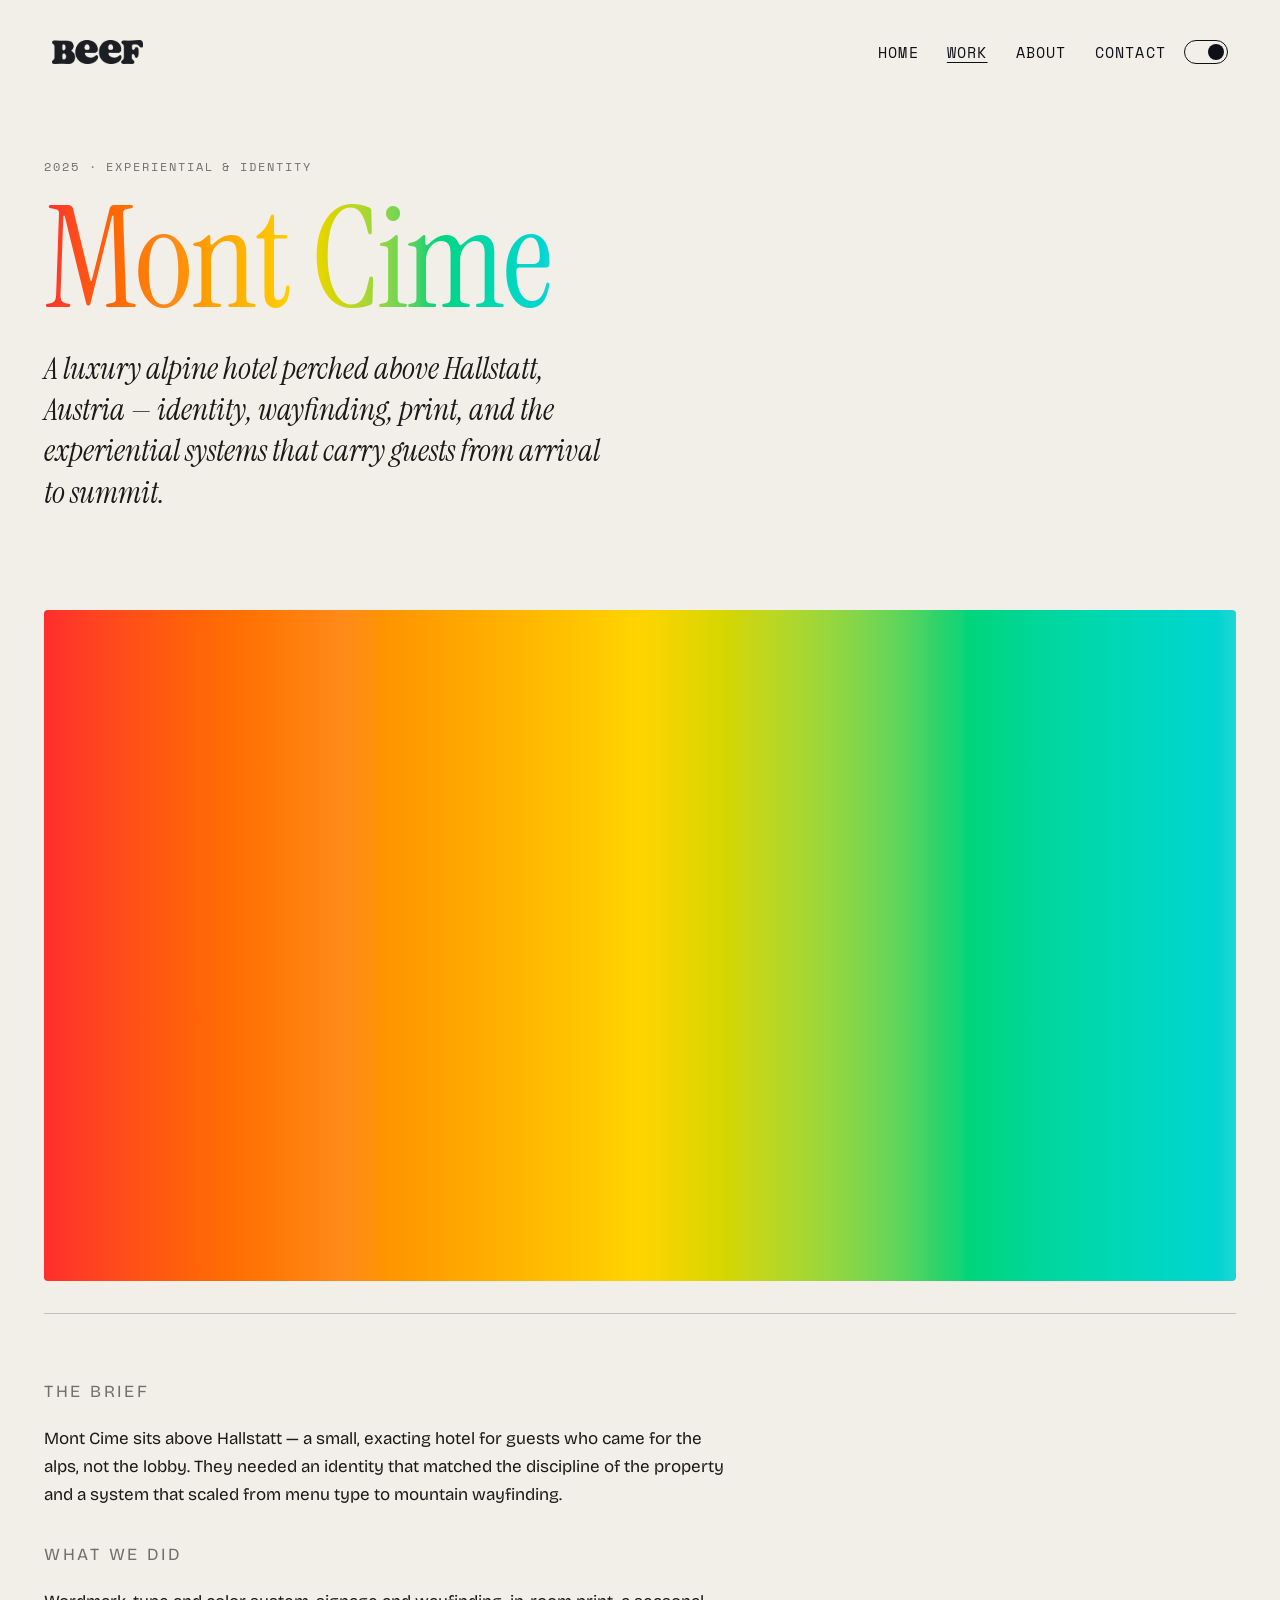
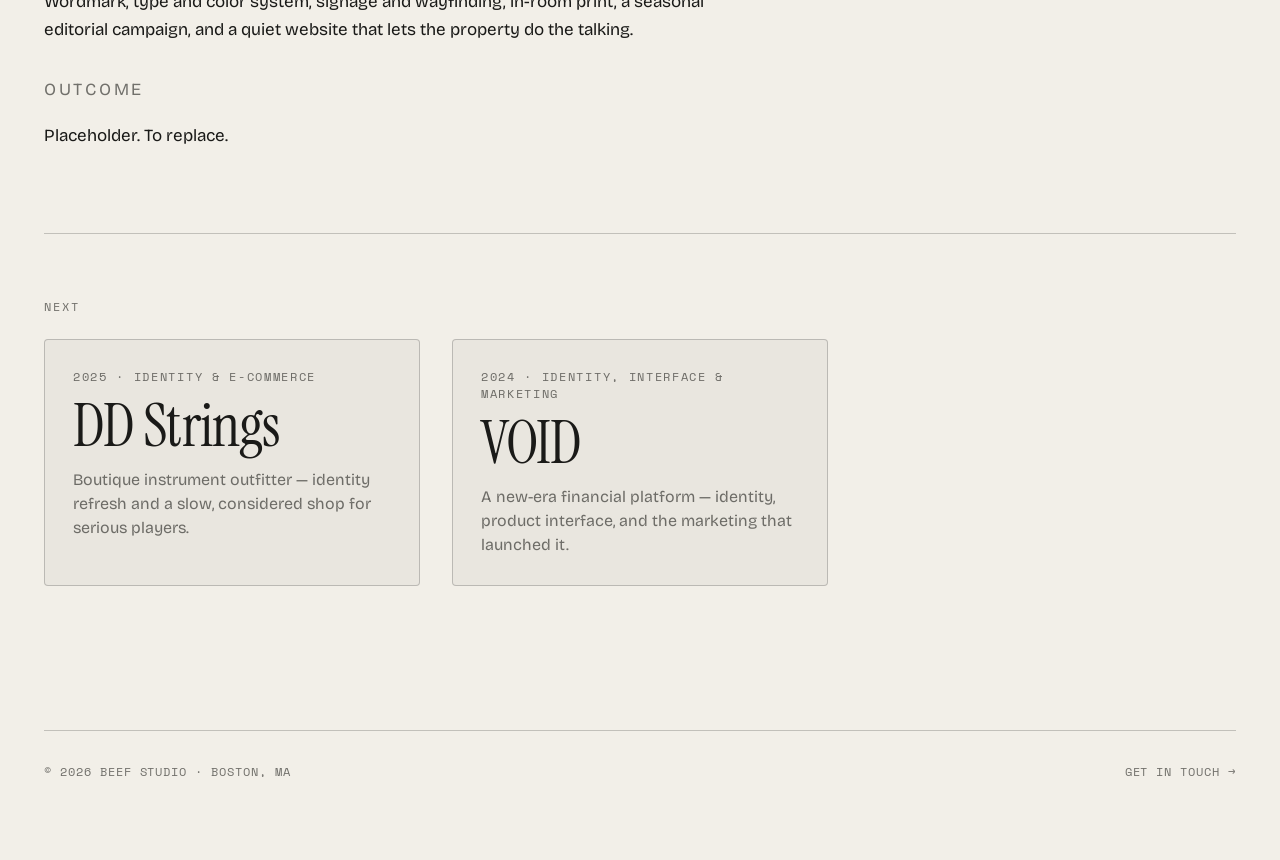
<file: work/mont-cime.html>
<!DOCTYPE html>
<html lang="en" data-theme="dark">
<head>
  <meta charset="UTF-8">
  <meta name="viewport" content="width=device-width, initial-scale=1.0">
  <title>Mont Cime — Beef Studio</title>
  <meta name="description" content="Mont Cime — identity and web for an alpine apparel brand. Placeholder case study.">
  <link rel="preconnect" href="https://fonts.googleapis.com">
  <link rel="preconnect" href="https://fonts.gstatic.com" crossorigin>
  <link href="https://fonts.googleapis.com/css2?family=Bricolage+Grotesque:opsz,wght@12..96,200..800&family=Instrument+Serif:ital@0;1&family=Space+Mono:ital,wght@0,400;0,700;1,400;1,700&display=swap" rel="stylesheet">
  <link rel="stylesheet" href="/css/style.css">
  <script>
    (function () {
      try {
        var t = localStorage.getItem('beef-theme');
        if (!t) t = window.matchMedia('(prefers-color-scheme: light)').matches ? 'light' : 'dark';
        document.documentElement.setAttribute('data-theme', t);
      } catch (e) {}
    })();
  </script>
</head>
<body>
  <div class="site">
    <header class="top">
      <button class="hamburger" id="hamburger" aria-label="Open navigation" aria-expanded="false">
        <span></span><span></span><span></span>
      </button>
      <a class="mark" href="/" aria-label="Beef Studio — home">
        <img class="mark-logo" src="/beef_logo/beef_logo.png" alt="">
      </a>
      <div class="top-right">
        <nav class="nav" aria-label="Primary">
          <a class="nav-link" href="/">Home</a>
          <a class="nav-link" href="/work.html" aria-current="page">Work</a>
          <a class="nav-link" href="/about.html">About</a>
          <a class="nav-link" href="/contact.html">Contact</a>
        </nav>
        <button class="toggle" id="theme-toggle" aria-label="Toggle light and dark mode" aria-pressed="false">
          <span class="toggle-knob"></span>
        </button>
      </div>
    </header>

    <nav class="mobile-menu" id="mobile-menu" aria-label="Mobile navigation">
      <button class="mobile-menu-close" id="mobile-menu-close" aria-label="Close navigation">&#x2715;</button>
      <a class="nav-link" href="/">Home</a>
      <a class="nav-link" href="/work.html" aria-current="page">Work</a>
      <a class="nav-link" href="/about.html">About</a>
      <a class="nav-link" href="/contact.html">Contact</a>
    </nav>

    <main>
      <section class="case-hero">
        <p class="case-meta">2025 · Experiential &amp; Identity</p>
        <h1><span class="grad-text">Mont Cime</span></h1>
        <p class="case-summary">A luxury alpine hotel perched above Hallstatt, Austria — identity, wayfinding, print, and the experiential systems that carry guests from arrival to summit.</p>
      </section>

      <div class="case-placeholder grad-bg" role="presentation" aria-hidden="true"></div>

      <section class="section case-body">
        <p class="section-label">The brief</p>
        <p>Mont Cime sits above Hallstatt — a small, exacting hotel for guests who came for the alps, not the lobby. They needed an identity that matched the discipline of the property and a system that scaled from menu type to mountain wayfinding.</p>

        <p class="section-label" style="margin-top:32px">What we did</p>
        <p>Wordmark, type and color system, signage and wayfinding, in-room print, a seasonal editorial campaign, and a quiet website that lets the property do the talking.</p>

        <p class="section-label" style="margin-top:32px">Outcome</p>
        <p>Placeholder. To replace.</p>
      </section>

      <section class="section">
        <p class="section-label">Next</p>
        <div class="case-grid">
          <a class="case-card" href="/work/dd-strings.html">
            <p class="case-meta">2025 · Identity &amp; E-commerce</p>
            <h3>DD Strings</h3>
            <p class="case-blurb">Boutique instrument outfitter — identity refresh and a slow, considered shop for serious players.</p>
          </a>
          <a class="case-card" href="/work/void.html">
            <p class="case-meta">2024 · Identity, Interface &amp; Marketing</p>
            <h3>VOID</h3>
            <p class="case-blurb">A new-era financial platform — identity, product interface, and the marketing that launched it.</p>
          </a>
        </div>
      </section>
    </main>

    <footer class="site-footer">
      <p>&copy; <span id="year">2026</span> Beef Studio · Boston, MA</p>
      <p><a href="/contact.html">Get in touch →</a></p>
    </footer>
  </div>

  <script src="/js/main.js"></script>
</body>
</html>
</file>
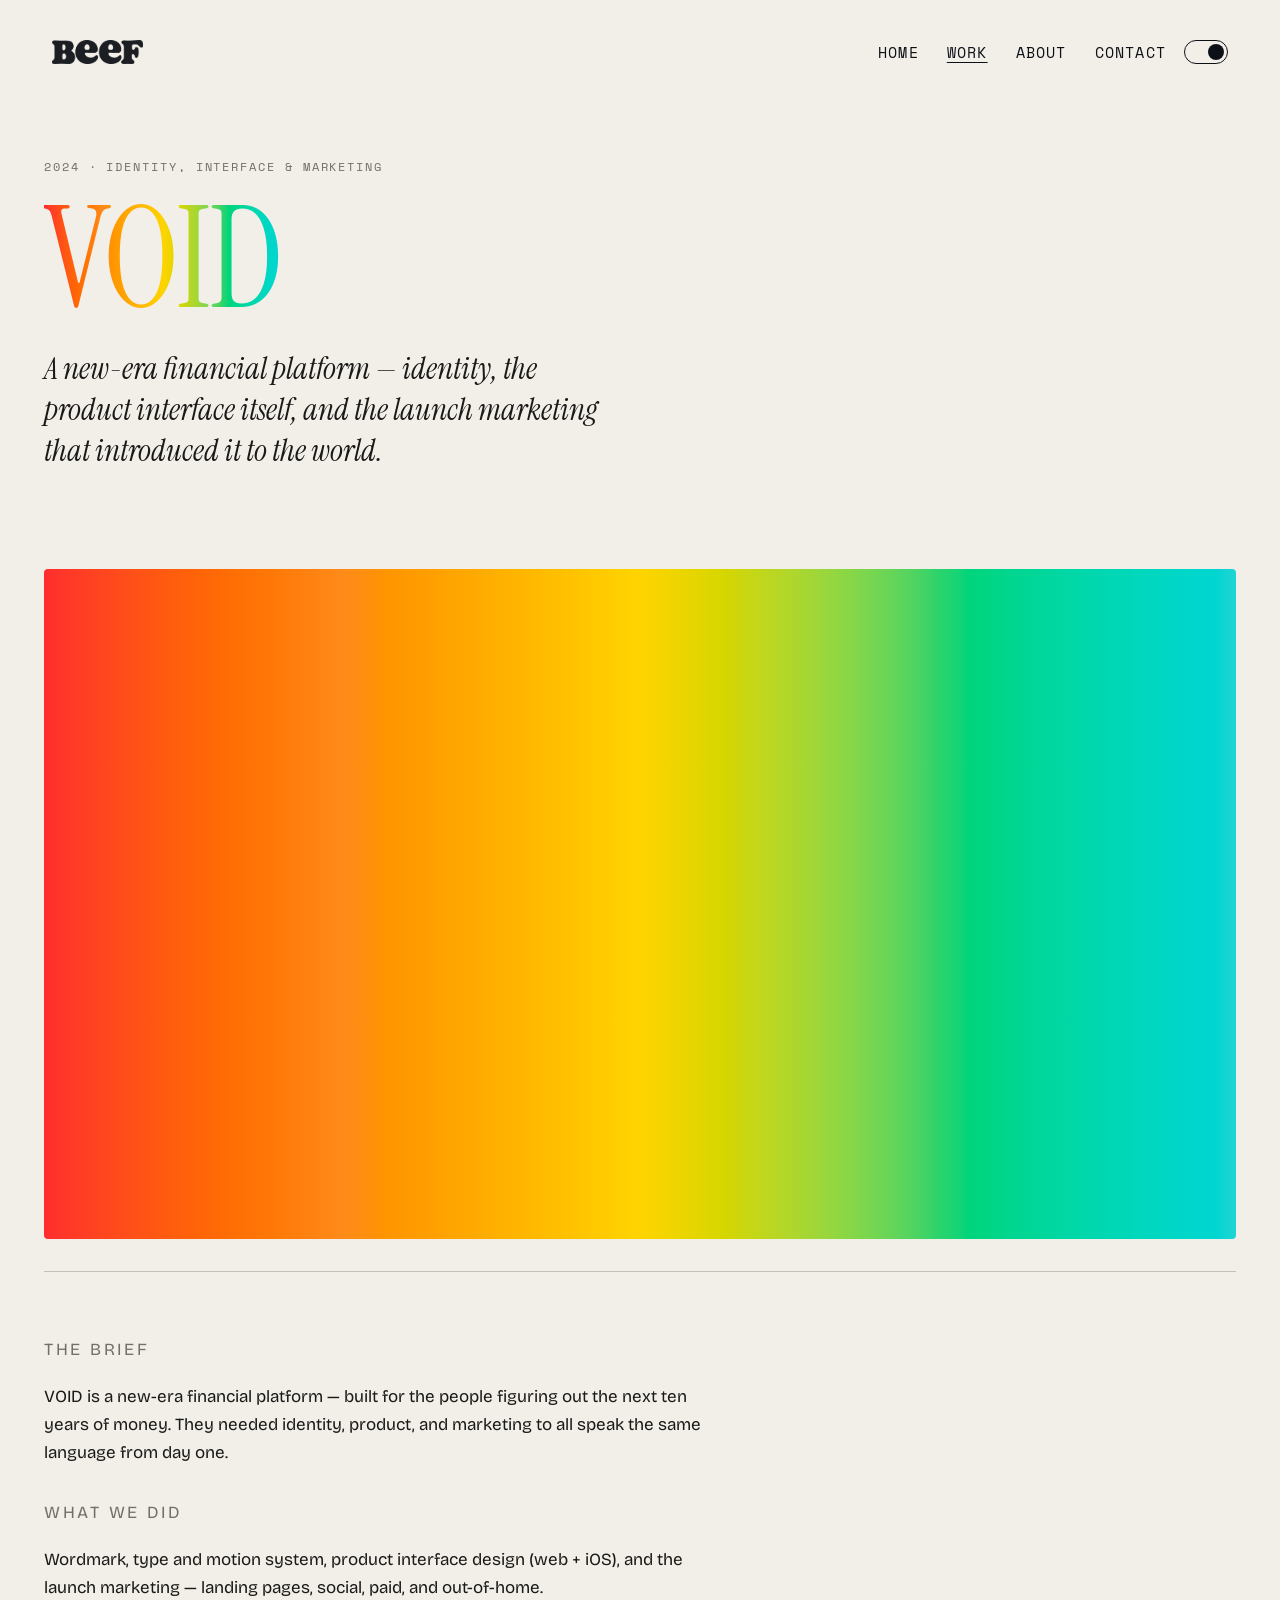
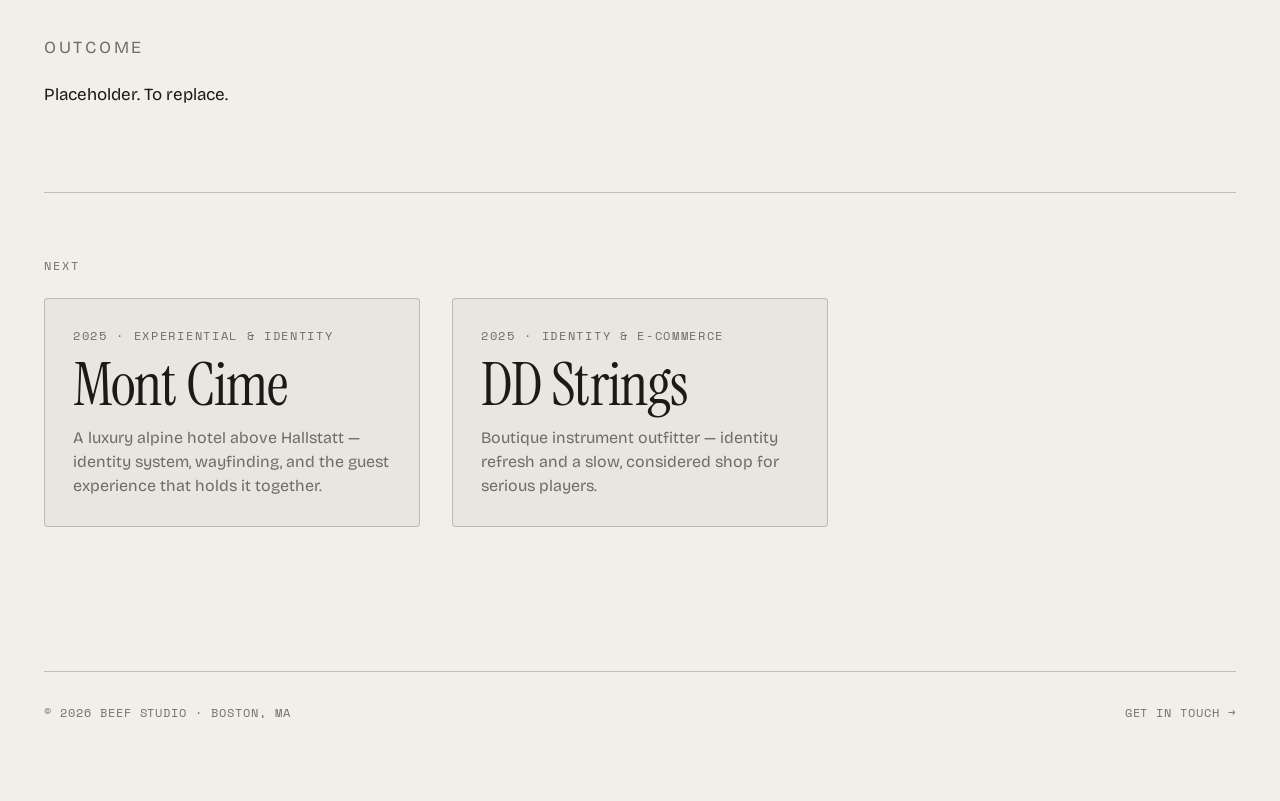
<file: work/void.html>
<!DOCTYPE html>
<html lang="en" data-theme="dark">
<head>
  <meta charset="UTF-8">
  <meta name="viewport" content="width=device-width, initial-scale=1.0">
  <title>VOID — Beef Studio</title>
  <meta name="description" content="VOID — identity and motion for an experimental venue and label. Placeholder case study.">
  <link rel="preconnect" href="https://fonts.googleapis.com">
  <link rel="preconnect" href="https://fonts.gstatic.com" crossorigin>
  <link href="https://fonts.googleapis.com/css2?family=Bricolage+Grotesque:opsz,wght@12..96,200..800&family=Instrument+Serif:ital@0;1&family=Space+Mono:ital,wght@0,400;0,700;1,400;1,700&display=swap" rel="stylesheet">
  <link rel="stylesheet" href="/css/style.css">
  <script>
    (function () {
      try {
        var t = localStorage.getItem('beef-theme');
        if (!t) t = window.matchMedia('(prefers-color-scheme: light)').matches ? 'light' : 'dark';
        document.documentElement.setAttribute('data-theme', t);
      } catch (e) {}
    })();
  </script>
</head>
<body>
  <div class="site">
    <header class="top">
      <button class="hamburger" id="hamburger" aria-label="Open navigation" aria-expanded="false">
        <span></span><span></span><span></span>
      </button>
      <a class="mark" href="/" aria-label="Beef Studio — home">
        <img class="mark-logo" src="/beef_logo/beef_logo.png" alt="">
      </a>
      <div class="top-right">
        <nav class="nav" aria-label="Primary">
          <a class="nav-link" href="/">Home</a>
          <a class="nav-link" href="/work.html" aria-current="page">Work</a>
          <a class="nav-link" href="/about.html">About</a>
          <a class="nav-link" href="/contact.html">Contact</a>
        </nav>
        <button class="toggle" id="theme-toggle" aria-label="Toggle light and dark mode" aria-pressed="false">
          <span class="toggle-knob"></span>
        </button>
      </div>
    </header>

    <nav class="mobile-menu" id="mobile-menu" aria-label="Mobile navigation">
      <button class="mobile-menu-close" id="mobile-menu-close" aria-label="Close navigation">&#x2715;</button>
      <a class="nav-link" href="/">Home</a>
      <a class="nav-link" href="/work.html" aria-current="page">Work</a>
      <a class="nav-link" href="/about.html">About</a>
      <a class="nav-link" href="/contact.html">Contact</a>
    </nav>

    <main>
      <section class="case-hero">
        <p class="case-meta">2024 · Identity, Interface &amp; Marketing</p>
        <h1><span class="grad-text">VOID</span></h1>
        <p class="case-summary">A new-era financial platform — identity, the product interface itself, and the launch marketing that introduced it to the world.</p>
      </section>

      <div class="case-placeholder grad-bg" role="presentation" aria-hidden="true"></div>

      <section class="section case-body">
        <p class="section-label">The brief</p>
        <p>VOID is a new-era financial platform — built for the people figuring out the next ten years of money. They needed identity, product, and marketing to all speak the same language from day one.</p>

        <p class="section-label" style="margin-top:32px">What we did</p>
        <p>Wordmark, type and motion system, product interface design (web + iOS), and the launch marketing — landing pages, social, paid, and out-of-home.</p>

        <p class="section-label" style="margin-top:32px">Outcome</p>
        <p>Placeholder. To replace.</p>
      </section>

      <section class="section">
        <p class="section-label">Next</p>
        <div class="case-grid">
          <a class="case-card" href="/work/mont-cime.html">
            <p class="case-meta">2025 · Experiential &amp; Identity</p>
            <h3>Mont Cime</h3>
            <p class="case-blurb">A luxury alpine hotel above Hallstatt — identity system, wayfinding, and the guest experience that holds it together.</p>
          </a>
          <a class="case-card" href="/work/dd-strings.html">
            <p class="case-meta">2025 · Identity &amp; E-commerce</p>
            <h3>DD Strings</h3>
            <p class="case-blurb">Boutique instrument outfitter — identity refresh and a slow, considered shop for serious players.</p>
          </a>
        </div>
      </section>
    </main>

    <footer class="site-footer">
      <p>&copy; <span id="year">2026</span> Beef Studio · Boston, MA</p>
      <p><a href="/contact.html">Get in touch →</a></p>
    </footer>
  </div>

  <script src="/js/main.js"></script>
</body>
</html>
</file>
<file: css/style.css>
/* =========================================================
   Beef Studio — boutique design studio, Boston
   Design system: tokens, themes, exclusion nav, RGB gradient
   ========================================================= */

/* ---------- Reset ---------- */
*,
*::before,
*::after { box-sizing: border-box; }

html, body { margin: 0; padding: 0; }

body {
  font-family: var(--font-sans);
  background: var(--bg);
  color: var(--fg);
  -webkit-font-smoothing: antialiased;
  -moz-osx-font-smoothing: grayscale;
  transition: background 0.3s ease, color 0.3s ease;
}

a { color: inherit; text-decoration: none; }
button { font: inherit; cursor: pointer; }
img { max-width: 100%; display: block; }

/* ---------- Tokens ---------- */
:root {
  /* Body: Bricolage Grotesque · Display + italic: Instrument Serif · Tertiary: Space Mono */
  --font-sans: "Bricolage Grotesque", "Inter", "Helvetica Neue", Arial, sans-serif;
  --font-serif: "Instrument Serif", "Times New Roman", Georgia, serif;
  --font-mono: "Space Mono", ui-monospace, "SF Mono", Menlo, Consolas, monospace;

  --space-gutter: 44px;
  --maxw: 1320px;

  --r-sm: 4px;
  --r-pill: 999px;

  --ease: cubic-bezier(0.2, 0.6, 0.2, 1);

  /* Full-spectrum rainbow — same in both themes.
     Interpolated in OKLCH for perceptually smooth, even-luminance blends.
     Last stop loops back to the first so panning animation is seamless. */
  --rgb-r: #ff2d2d;
  --rgb-o: #ff8a1a;
  --rgb-y: #ffd400;
  --rgb-g: #2bd36b;
  --rgb-c: #1ed5d5;
  --rgb-b: #2d6bff;
  --rgb-v: #8a2dff;
  --rgb-m: #ff2db4;

  --gradient-rgb: linear-gradient(
    90deg in oklch,
    var(--rgb-r)  0%,
    var(--rgb-o)  12.5%,
    var(--rgb-y)  25%,
    var(--rgb-g)  37.5%,
    var(--rgb-c)  50%,
    var(--rgb-b)  62.5%,
    var(--rgb-v)  75%,
    var(--rgb-m)  87.5%,
    var(--rgb-r)  100%
  );

  --gradient-rgb-soft: linear-gradient(
    135deg in oklch,
    rgba(255,  45,  45, 0.85)  0%,
    rgba(255, 138,  26, 0.85)  12.5%,
    rgba(255, 212,   0, 0.85)  25%,
    rgba( 43, 211, 107, 0.85)  37.5%,
    rgba( 30, 213, 213, 0.85)  50%,
    rgba( 45, 107, 255, 0.85)  62.5%,
    rgba(138,  45, 255, 0.85)  75%,
    rgba(255,  45, 180, 0.85)  87.5%,
    rgba(255,  45,  45, 0.85)  100%
  );
}

/* Dark (default) */
[data-theme="dark"] {
  --bg: #0e0e0c;
  --fg: #e8e4d8;
  --fg-muted: rgba(232, 228, 216, 0.55);
  --fg-faint: rgba(232, 228, 216, 0.28);
  --rule: rgba(232, 228, 216, 0.22);
  --card-bg: rgba(232, 228, 216, 0.04);
}

/* Light */
[data-theme="light"] {
  --bg: #f2efe8;
  --fg: #1a1a18;
  --fg-muted: rgba(26, 26, 24, 0.6);
  --fg-faint: rgba(26, 26, 24, 0.3);
  --rule: rgba(26, 26, 24, 0.22);
  --card-bg: rgba(26, 26, 24, 0.04);
}

/* ---------- Layout ---------- */
.site {
  max-width: var(--maxw);
  margin: 0 auto;
  padding: 40px var(--space-gutter) 80px;
}

/* ---------- Top bar (exclusion nav) ---------- */
.top {
  display: flex;
  justify-content: space-between;
  align-items: center;
  padding: 40px 8px 14px;
  margin-top: -40px;
  position: sticky;
  top: 0;
  z-index: 100;
  mix-blend-mode: exclusion;
}

/* All nav elements inside .top must be white for exclusion to work:
   white + dark bg  → near-white (readable on dark)
   white + light bg → near-black (readable on light)
   white + any image → inverts for maximum contrast */
.top a,
.top .nav-link,
.top .mark { color: white; }

.top .toggle { border-color: white; }
.top .toggle-knob { background: white; }

.mark {
  font-family: var(--font-mono);
  font-weight: 600;
  font-size: 14px;
  letter-spacing: 0.08em;
  text-transform: uppercase;
  display: inline-flex;
  align-items: center;
}

.mark-logo {
  display: block;
  height: 24px;
  width: auto;
}

.top-right {
  display: flex;
  align-items: center;
  gap: 18px;
}

.nav {
  display: flex;
  gap: 28px;
  align-items: center;
}

.nav-link {
  font-family: var(--font-mono);
  font-weight: 400;
  font-size: 15px;
  letter-spacing: 0.08em;
  text-transform: uppercase;
  line-height: 1;
}

.nav-link[aria-current="page"] { text-decoration: underline; text-underline-offset: 4px; }

/* ---------- Theme toggle (iOS-style pill) ---------- */
.toggle {
  position: relative;
  width: 44px;
  height: 24px;
  border: 1px solid currentColor;
  border-radius: var(--r-pill);
  background: transparent;
  padding: 0;
  cursor: pointer;
  flex-shrink: 0;
}
.toggle-knob {
  position: absolute;
  top: 50%;
  left: 3px;
  width: 16px;
  height: 16px;
  margin-top: -8px;
  border-radius: 50%;
  background: currentColor;
  transition: transform 0.25s var(--ease);
}
[data-theme="light"] .toggle-knob { transform: translateX(20px); }

/* ---------- Hamburger (mobile only) ---------- */
.hamburger {
  display: none;
  flex-direction: column;
  justify-content: space-between;
  width: 24px;
  height: 18px;
  background: none;
  border: none;
  padding: 0;
  cursor: pointer;
  flex-shrink: 0;
  position: relative;
  z-index: 200;
}
.hamburger span {
  display: block;
  height: 2px;
  width: 100%;
  background: white;
  border-radius: 2px;
  transition: transform 0.22s var(--ease), opacity 0.22s var(--ease);
  transform-origin: center;
}
.hamburger.is-open span:nth-child(1) { transform: translateY(8px) rotate(45deg); }
.hamburger.is-open span:nth-child(2) { opacity: 0; transform: scaleX(0); }
.hamburger.is-open span:nth-child(3) { transform: translateY(-8px) rotate(-45deg); }

/* ---------- Mobile menu (full-screen overlay) ---------- */
.mobile-menu {
  display: none;
  position: fixed;
  inset: 0;
  flex-direction: column;
  align-items: center;
  justify-content: center;
  gap: 24px;
  background: var(--bg);
  z-index: 199;
  visibility: hidden;
  opacity: 0;
  transition: opacity 0.25s var(--ease), visibility 0s 0.25s;
  pointer-events: none;
}
.mobile-menu.is-open {
  visibility: visible;
  opacity: 1;
  transition: opacity 0.25s var(--ease);
  pointer-events: auto;
}
.mobile-menu .nav-link {
  font-size: 28px;
  color: var(--fg);
}
.mobile-menu-close {
  position: absolute;
  top: 24px;
  left: 24px;
  background: none;
  border: none;
  padding: 0;
  color: var(--fg);
  font-size: 28px;
  line-height: 1;
  cursor: pointer;
}

/* ---------- Hero ---------- */
.hero {
  padding: 96px 0 80px;
}

.hero-h1 {
  margin: 0;
  line-height: 0;
}

.hero-logo {
  display: block;
  width: clamp(280px, 80vw, 1100px);
  aspect-ratio: 3851 / 1012;
  background: url("/beef_logo/beef_logo.png") left center / contain no-repeat;
}

/* Big colored statement under the logo */
.hero-statement {
  font-family: var(--font-serif);
  font-weight: 400;
  font-size: clamp(36px, 6vw, 96px);
  line-height: 1.2;
  letter-spacing: -0.01em;
  max-width: 26ch;
  margin: clamp(96px, 14vh, 200px) 0 56px;
  color: var(--fg);
  text-wrap: balance;
}

.accent {
  position: relative;
  display: inline-block;
  padding: 0 0.08em;
  margin: 0 -0.08em;
  background-image: var(--accent-grad, var(--gradient-rgb));
  background-size: 200% 100%;
  background-position: 0% 50%;
  -webkit-background-clip: text;
          background-clip: text;
  -webkit-text-fill-color: transparent;
          color: transparent;
  z-index: 0;
}

.accent::before {
  content: "";
  position: absolute;
  inset: 0.05em 0 0.05em;
  background-image: var(--accent-grad, var(--gradient-rgb));
  background-size: 100vw 100vh;
  background-position: 0 0;
  background-attachment: fixed;
  border-radius: 0.08em;
  opacity: 0;
  z-index: -1;
}

.accent:hover,
.accent:focus-visible {
  -webkit-text-fill-color: #fff;
          color: #fff;
}
.accent:hover::before,
.accent:focus-visible::before {
  opacity: 1;
}

.accent--all { --accent-grad: var(--gradient-rgb); }
.accent--r   { --accent-grad: linear-gradient(90deg in oklch, #ff2d2d, #ff8a1a, #ff2db4); }
.accent--g   { --accent-grad: linear-gradient(90deg in oklch, #2bd36b, #1ed5d5, #2bd36b); }
.accent--b   { --accent-grad: linear-gradient(90deg in oklch, #2d6bff, #8a2dff, #4ab0ff); }

/* Corner-attached blurb — top-left meets the block's bottom-right
   at a single point. Same accent gradient. */
.accent:has(.accent-blurb)::before {
  border-radius: 0.08em 0.08em 0 0.08em;
}

.accent-blurb {
  position: absolute;
  top: calc(100% - 0.5em);
  left: calc(100% - 0.3em);
  width: clamp(240px, 26vw, 320px);
  padding: 16px 20px;
  background-image: var(--accent-grad);
  background-size: 100vw 100vh;
  background-position: 0 0;
  background-attachment: fixed;
  border-radius: 0 var(--r-sm) var(--r-sm) var(--r-sm);
  font-family: var(--font-mono);
  font-style: normal;
  font-weight: 400;
  font-size: 17px;
  line-height: 1.4;
  letter-spacing: 0;
  text-transform: none;
  color: #fff;
  -webkit-text-fill-color: #fff;
  -webkit-background-clip: border-box;
          background-clip: border-box;
  text-shadow: 0 1px 4px rgba(0,0,0,0.35);
  opacity: 0;
  pointer-events: none;
  z-index: 10;
}

.accent:hover .accent-blurb,
.accent:focus-visible .accent-blurb {
  opacity: 1;
  pointer-events: auto;
}

.hero-cta {
  position: relative;
  display: inline-block;
  font-family: var(--font-mono);
  font-size: 14px;
  letter-spacing: 0.12em;
  text-transform: uppercase;
  padding: 0;
  border: 0;
  border-radius: 0;
  background: var(--gradient-rgb);
  background-size: 200% 100%;
  -webkit-background-clip: text;
          background-clip: text;
  -webkit-text-fill-color: var(--fg);
          color: var(--fg);
  transition: -webkit-text-fill-color 0.18s var(--ease), color 0.18s var(--ease);
}
.hero-cta::after {
  content: "";
  position: absolute;
  left: 0;
  right: 0;
  bottom: -4px;
  height: 2px;
  background: var(--gradient-rgb);
  background-size: 200% 100%;
  opacity: 0;
  transition: opacity 0.18s var(--ease);
}
.hero-cta:hover,
.hero-cta:focus-visible {
  -webkit-text-fill-color: transparent;
          color: transparent;
}
.hero-cta:hover::after,
.hero-cta:focus-visible::after { opacity: 1; }

/* ---------- RGB gradient utilities ---------- */
.grad-text {
  background: var(--gradient-rgb);
  background-size: 200% 100%;
  -webkit-background-clip: text;
          background-clip: text;
  -webkit-text-fill-color: transparent;
          color: transparent;
  animation: rgb-pan 14s linear infinite;
}

.grad-bg {
  background: var(--gradient-rgb);
  background-size: 200% 200%;
  animation: rgb-pan 18s linear infinite;
}

.grad-rule {
  height: 6px;
  border: 0;
  background: var(--gradient-rgb);
  background-size: 200% 100%;
  animation: rgb-pan 14s linear infinite;
  margin: 0;
  border-radius: 3px;
}

@keyframes rgb-pan {
  0%   { background-position: 0% 50%; }
  100% { background-position: 200% 50%; }
}

@media (prefers-reduced-motion: reduce) {
  .grad-text,
  .grad-bg,
  .grad-rule { animation: none; }
}

/* ---------- Page intro (non-home) ---------- */
.page-intro {
  padding: 80px 0 40px;
}
.page-intro h1 {
  font-family: var(--font-serif);
  font-weight: 400;
  font-size: clamp(56px, 9vw, 128px);
  letter-spacing: -0.015em;
  line-height: 0.95;
  margin: 0 0 16px;
}
.lede {
  font-family: var(--font-serif);
  font-style: italic;
  font-weight: 400;
  font-size: clamp(20px, 2vw, 28px);
  line-height: 1.4;
  max-width: 38ch;
  color: var(--fg-muted);
  margin: 0;
}

/* ---------- Sections ---------- */
.section {
  padding: 64px 0;
  border-top: 1px solid var(--rule);
}

.section-label {
  font-family: var(--font-mono);
  font-size: 12px;
  letter-spacing: 0.16em;
  text-transform: uppercase;
  color: var(--fg-muted);
  margin: 0 0 24px;
}

.section h2 {
  font-family: var(--font-serif);
  font-weight: 400;
  font-size: clamp(36px, 4.5vw, 64px);
  letter-spacing: -0.015em;
  line-height: 1.05;
  margin: 0 0 24px;
}

/* ---------- Services list ---------- */
.service-list {
  list-style: none;
  padding: 0;
  margin: 0;
  display: grid;
  gap: 0;
}
.service-list li {
  font-family: var(--font-sans);
  font-weight: 500;
  font-size: clamp(22px, 3vw, 36px);
  letter-spacing: -0.01em;
  padding: 18px 0;
  border-bottom: 1px solid var(--rule);
  font-variation-settings: "wdth" 100;
}

/* ---------- Section head with view toggle ---------- */
.section-head {
  display: flex;
  align-items: end;
  justify-content: space-between;
  gap: 24px;
  margin-bottom: 28px;
}
.section-head .section-label { margin: 0; }

.view-toggle {
  display: inline-flex;
  gap: 4px;
  align-items: center;
}
.view-toggle button {
  background: none;
  border: 0;
  padding: 6px;
  margin: 0;
  color: var(--fg-muted);
  cursor: pointer;
  display: flex;
  align-items: center;
  justify-content: center;
  border-radius: 4px;
  transition: color 0.18s var(--ease), background-color 0.18s var(--ease);
}
.view-toggle button:hover { color: var(--fg); }
.view-toggle button[aria-pressed="true"] {
  color: var(--fg);
  background-color: rgba(127, 127, 127, 0.18);
}
.view-toggle button svg { display: block; pointer-events: none; }

.section-head--end { justify-content: flex-end; }

/* ---------- Selected work: hero view (default), grid, list ---------- */
.case-features {
  display: flex;
  flex-direction: column;
  gap: 48px;
}

.case-feature {
  position: relative;
  display: block;
  width: 100%;
  border-radius: var(--r-sm);
  overflow: hidden;
}

.case-feature-thumb {
  width: 100%;
  aspect-ratio: 16 / 9;
  background-size: 200% 200%;
}

.case-feature-thumb--mc   { background-image: linear-gradient(135deg in oklch, #ff2d2d, #ff8a1a, #ffd400, #ff2db4); }
.case-feature-thumb--dd   { background-image: linear-gradient(135deg in oklch, #2bd36b, #1ed5d5, #2d6bff); }
.case-feature-thumb--void { background-image: linear-gradient(135deg in oklch, #2d6bff, #8a2dff, #ff2db4); }

.case-feature-info {
  position: absolute;
  inset: 0;
  display: flex;
  flex-direction: column;
  justify-content: flex-end;
  padding: clamp(20px, 4vw, 48px);
  background: linear-gradient(to top, rgba(0,0,0,0.7) 0%, rgba(0,0,0,0.35) 55%, rgba(0,0,0,0) 100%);
  color: #fff;
  opacity: 0;
  transition: opacity 0.25s var(--ease);
}

.case-feature:hover .case-feature-info,
.case-feature:focus-visible .case-feature-info { opacity: 1; }

.case-feature-info .case-meta {
  font-family: var(--font-mono);
  font-size: 12px;
  letter-spacing: 0.16em;
  text-transform: uppercase;
  color: rgba(255,255,255,0.72);
  margin: 0 0 10px;
}

.case-feature-info h3 {
  font-family: var(--font-serif);
  font-weight: 400;
  font-size: clamp(40px, 6vw, 84px);
  letter-spacing: -0.015em;
  line-height: 0.95;
  margin: 0 0 14px;
  color: #fff;
}

.case-feature-info .case-blurb {
  font-family: var(--font-sans);
  font-weight: 400;
  font-style: normal;
  font-size: 18px;
  line-height: 1.5;
  max-width: 56ch;
  margin: 0;
  color: rgba(255,255,255,0.92);
}

/* Grid view: 3-col, square thumbs, info below */
.case-features[data-view="grid"] {
  display: grid;
  grid-template-columns: repeat(3, 1fr);
  gap: 32px;
}
.case-features[data-view="grid"] .case-feature {
  overflow: visible;
}
.case-features[data-view="grid"] .case-feature-thumb {
  aspect-ratio: 1 / 1;
  border-radius: var(--r-sm);
}
.case-features[data-view="grid"] .case-feature-info {
  position: static;
  background: none;
  opacity: 1;
  padding: 14px 0 0;
  color: var(--fg);
}
.case-features[data-view="grid"] .case-feature-info .case-meta {
  color: var(--fg-muted);
  font-size: 11px;
  margin-bottom: 6px;
}
.case-features[data-view="grid"] .case-feature-info h3 {
  font-size: clamp(22px, 2.4vw, 30px);
  color: var(--fg);
  margin-bottom: 8px;
  line-height: 1;
}
.case-features[data-view="grid"] .case-feature-info .case-blurb {
  color: var(--fg-muted);
  font-size: 14px;
  line-height: 1.45;
}

/* List view: text-only rows, title left, blurb right */
.case-features[data-view="list"] {
  display: flex;
  flex-direction: column;
  gap: 0;
  border-top: 1px solid var(--rule);
}
.case-features[data-view="list"] .case-feature {
  display: grid;
  grid-template-columns: 1fr 2fr;
  grid-template-areas:
    "title blurb"
    "meta  blurb";
  column-gap: 32px;
  row-gap: 4px;
  padding: 24px 0;
  border-bottom: 1px solid var(--rule);
  overflow: visible;
  align-items: baseline;
}
.case-features[data-view="list"] .case-feature-thumb { display: none; }
.case-features[data-view="list"] .case-feature-info { display: contents; }
.case-features[data-view="list"] .case-feature-info h3 {
  grid-area: title;
  font-family: var(--font-serif);
  font-weight: 400;
  font-size: clamp(28px, 3.6vw, 44px);
  letter-spacing: -0.015em;
  line-height: 1;
  color: var(--fg);
  margin: 0;
}
.case-features[data-view="list"] .case-feature-info .case-meta {
  grid-area: meta;
  color: var(--fg-muted);
  font-size: 11px;
  letter-spacing: 0.16em;
  margin: 0;
}
.case-features[data-view="list"] .case-feature-info .case-blurb {
  grid-area: blurb;
  color: var(--fg-muted);
  font-size: 16px;
  line-height: 1.5;
  margin: 0;
  max-width: 56ch;
}

/* ---------- Case study cards (used for cross-links on case pages) ---------- */
.case-grid {
  display: grid;
  gap: 32px;
  grid-template-columns: 1fr;
}

.case-card {
  position: relative;
  display: block;
  padding: 28px;
  border: 1px solid var(--rule);
  border-radius: var(--r-sm);
  background: var(--card-bg);
  overflow: hidden;
  isolation: isolate;
  transition: transform 0.25s var(--ease), border-color 0.25s var(--ease);
}

.case-card::before {
  content: "";
  position: absolute;
  inset: 0;
  background: var(--gradient-rgb);
  background-size: 200% 200%;
  opacity: 0;
  z-index: -1;
  transition: opacity 0.3s var(--ease);
  animation: rgb-pan 18s linear infinite;
}

.case-card:hover {
  transform: translateY(-2px);
  border-color: transparent;
  color: white;
}
.case-card:hover::before { opacity: 1; }

.case-card .case-meta {
  font-family: var(--font-mono);
  font-size: 12px;
  letter-spacing: 0.14em;
  text-transform: uppercase;
  color: var(--fg-muted);
  margin: 0 0 12px;
}
.case-card:hover .case-meta { color: rgba(255, 255, 255, 0.8); }

.case-card h3 {
  font-family: var(--font-serif);
  font-weight: 400;
  font-size: clamp(36px, 5vw, 60px);
  letter-spacing: -0.015em;
  line-height: 0.98;
  margin: 0 0 12px;
}

.case-card .case-blurb {
  font-family: var(--font-sans);
  font-weight: 400;
  font-size: 16px;
  line-height: 1.5;
  margin: 0;
  color: var(--fg-muted);
}
.case-card:hover .case-blurb { color: rgba(255, 255, 255, 0.95); }

@media (min-width: 720px) {
  .case-grid { grid-template-columns: repeat(2, 1fr); }
}
@media (min-width: 1080px) {
  .case-grid { grid-template-columns: repeat(3, 1fr); }
}

/* ---------- Case study page ---------- */
.case-hero {
  padding: 80px 0 64px;
}
.case-hero .case-meta {
  font-family: var(--font-mono);
  font-size: 12px;
  letter-spacing: 0.16em;
  text-transform: uppercase;
  color: var(--fg-muted);
  margin: 0 0 20px;
}
.case-hero h1 {
  font-family: var(--font-serif);
  font-weight: 400;
  font-size: clamp(64px, 11vw, 168px);
  letter-spacing: -0.015em;
  line-height: 0.92;
  margin: 0 0 24px;
}
.case-hero .case-summary {
  font-family: var(--font-serif);
  font-style: italic;
  font-weight: 400;
  font-size: clamp(22px, 2.4vw, 32px);
  line-height: 1.35;
  max-width: 40ch;
  margin: 0;
  color: var(--fg);
}

.case-body p {
  font-family: var(--font-sans);
  font-weight: 400;
  font-size: 17px;
  line-height: 1.65;
  max-width: 62ch;
  margin: 0 0 1.1em;
}

.case-placeholder {
  aspect-ratio: 16 / 9;
  border-radius: var(--r-sm);
  margin: 32px 0;
}

/* ---------- About body ---------- */
.about-body p {
  font-family: var(--font-sans);
  font-weight: 400;
  font-size: 17px;
  line-height: 1.65;
  max-width: 62ch;
  margin: 0 0 1.1em;
}
.people-list, .client-list {
  list-style: none;
  padding: 0;
  margin: 0 0 24px;
  display: grid;
  gap: 4px;
}
.people-list li, .client-list li {
  font-family: var(--font-mono);
  font-size: 14px;
  letter-spacing: 0.04em;
  padding: 8px 0;
  border-bottom: 1px solid var(--rule);
}

/* ---------- Contact ---------- */
.contact-form {
  display: grid;
  gap: 16px;
  max-width: 36rem;
  margin-top: 24px;
}
.contact-form label {
  display: grid;
  gap: 6px;
  font-family: var(--font-mono);
  font-size: 12px;
  letter-spacing: 0.12em;
  text-transform: uppercase;
  color: var(--fg-muted);
}
.contact-form input,
.contact-form textarea {
  font: inherit;
  font-family: var(--font-sans);
  font-size: 16px;
  letter-spacing: normal;
  text-transform: none;
  color: var(--fg);
  padding: 12px;
  background: transparent;
  border: 1px solid var(--rule);
  border-radius: var(--r-sm);
}
.contact-form input:focus,
.contact-form textarea:focus {
  outline: none;
  border-color: var(--fg);
}
.contact-form button {
  font-family: var(--font-mono);
  font-size: 13px;
  letter-spacing: 0.12em;
  text-transform: uppercase;
  padding: 12px 22px;
  border: 1px solid var(--fg);
  border-radius: var(--r-pill);
  background: var(--fg);
  color: var(--bg);
  justify-self: start;
  transition: transform 0.2s var(--ease);
}
.contact-form button:hover { transform: translateY(-1px); }

/* ---------- Footer ---------- */
.site-footer {
  margin-top: 80px;
  padding-top: 32px;
  border-top: 1px solid var(--rule);
  display: flex;
  flex-wrap: wrap;
  gap: 16px;
  justify-content: space-between;
  font-family: var(--font-mono);
  font-size: 12px;
  letter-spacing: 0.08em;
  text-transform: uppercase;
  color: var(--fg-muted);
}
.site-footer p { margin: 0; }
.site-footer a:hover { color: var(--fg); }

/* ---------- About page ---------- */
.about-label {
  font-family: var(--font-mono);
  font-size: 12px;
  letter-spacing: 0.16em;
  text-transform: uppercase;
  color: var(--fg-muted);
  margin: 64px 0 16px;
}

.about-hero {
  display: grid;
  grid-template-columns: 1fr 380px;
  gap: 80px;
  align-items: start;
  margin: 0 0 96px;
}

.about-heading {
  font-family: var(--font-serif);
  font-weight: 400;
  font-size: clamp(56px, 8vw, 112px);
  letter-spacing: -0.015em;
  line-height: 0.95;
  margin: 0 0 32px;
}

.about-bio {
  font-family: var(--font-sans);
  font-weight: 400;
  font-size: 19px;
  line-height: 1.55;
  color: var(--fg);
  max-width: 560px;
  margin: 0;
}
.about-bio + .about-bio { margin-top: 20px; }

.about-now-label {
  font-family: var(--font-mono);
  font-size: 12px;
  letter-spacing: 0.16em;
  text-transform: uppercase;
  color: var(--fg-muted);
  margin: 36px 0 12px;
}

.about-now {
  font-family: var(--font-sans);
  font-size: 19px;
  line-height: 1.55;
  color: var(--fg);
  max-width: 560px;
  margin: 0;
}
.about-now + .about-now { margin-top: 6px; }

.about-now a {
  text-decoration: underline;
  text-decoration-color: var(--rule);
  text-underline-offset: 0.18em;
  text-decoration-thickness: 1px;
  transition: text-decoration-color 0.18s var(--ease);
}
.about-now a:hover { text-decoration-color: currentColor; }

.about-cta-inline { margin-top: 36px; }

.about-photo {
  display: flex;
  align-items: center;
  justify-content: center;
}

/* Rainbow gradient clipped to the Beef logo silhouette */
.about-photo-mark {
  width: 100%;
  aspect-ratio: 3851 / 1012;
  background: var(--gradient-rgb);
  background-size: 200% 100%;
  -webkit-mask: url("/beef_logo/beef_logo.png") center / contain no-repeat;
          mask: url("/beef_logo/beef_logo.png") center / contain no-repeat;
  animation: rgb-pan 14s linear infinite;
}

@media (prefers-reduced-motion: reduce) {
  .about-photo-mark { animation: none; }
}

/* Our team disclosure */
.team-disclosure { margin: 36px 0 0; }

.team-disclosure > summary {
  list-style: none;
  cursor: pointer;
  display: inline-flex;
  align-items: center;
  font-family: var(--font-mono);
  font-size: 12px;
  letter-spacing: 0.16em;
  text-transform: uppercase;
  color: var(--fg-muted);
  transition: color 0.18s var(--ease);
}
.team-disclosure > summary::-webkit-details-marker { display: none; }
.team-disclosure > summary:hover { color: var(--fg); }
.team-disclosure[open] > summary { color: var(--fg); margin-bottom: 20px; }
.team-disclosure[open] .more-arrow-head { transform: scaleY(-1); }

.team-grid {
  list-style: none;
  margin: 0;
  padding: 0;
  display: grid;
  grid-template-columns: repeat(3, 1fr);
  gap: 16px;
  max-width: 560px;
}

.team-member { position: relative; }

.team-photo {
  aspect-ratio: 1 / 1;
  border-radius: var(--r-sm);
  background-size: 200% 200%;
}
.team-photo--r { background-image: linear-gradient(135deg in oklch, #ff2d2d, #ff8a1a, #ff2db4); }
.team-photo--g { background-image: linear-gradient(135deg in oklch, #2bd36b, #1ed5d5, #2bd36b); }
.team-photo--b { background-image: linear-gradient(135deg in oklch, #2d6bff, #8a2dff, #4ab0ff); }

.team-info {
  margin-top: 12px;
  opacity: 0;
  transform: translateY(-2px);
  transition: opacity 0.18s var(--ease), transform 0.18s var(--ease);
  min-height: 64px;
}
.team-member:hover .team-info,
.team-member:focus-within .team-info {
  opacity: 1;
  transform: translateY(0);
}

.team-name {
  font-family: var(--font-serif);
  font-weight: 400;
  font-size: 20px;
  line-height: 1.1;
  letter-spacing: -0.01em;
  margin: 0 0 4px;
}

.team-bio {
  font-family: var(--font-sans);
  font-size: 13px;
  line-height: 1.4;
  color: var(--fg-muted);
  margin: 0;
}

.about-capabilities-label {
  font-family: var(--font-mono);
  font-size: 12px;
  letter-spacing: 0.16em;
  text-transform: uppercase;
  color: var(--fg-muted);
  margin: 0 0 16px;
}

.about-capabilities {
  border-top: 1px solid var(--fg);
}

.capability {
  display: grid;
  grid-template-columns: 1fr 2fr;
  gap: 40px;
  align-items: baseline;
  padding: 36px 0;
  border-bottom: 1px solid var(--rule);
}

.capability-title {
  font-family: var(--font-serif);
  font-weight: 400;
  font-size: clamp(26px, 3vw, 44px);
  letter-spacing: -0.01em;
  line-height: 1.05;
  margin: 0;
}

.capability-desc {
  font-family: var(--font-sans);
  font-weight: 400;
  font-size: 19px;
  line-height: 1.55;
  color: var(--fg-muted);
  margin: 0;
}

.capability-more { border-bottom: 1px solid var(--fg); }

.capability-more > summary { list-style: none; }
.capability-more > summary::-webkit-details-marker { display: none; }

.capability--toggle {
  cursor: pointer;
  transition: opacity 0.18s var(--ease);
  border-bottom: 0;
}
.capability--toggle:hover { opacity: 0.6; }

.more-arrow {
  display: inline-block;
  height: 0.7em;
  margin-left: 0.4em;
  vertical-align: baseline;
  color: currentColor;
}
.more-arrow svg {
  display: block;
  height: 100%;
  width: auto;
  overflow: visible;
}
.more-arrow-head {
  transform-origin: 6px 8px;
  transition: transform 0.3s var(--ease);
}
.capability-more[open] .more-arrow-head { transform: scaleY(-1); }

.capability-tags {
  list-style: none;
  margin: 0;
  padding: 28px 0 40px;
  display: grid;
  grid-template-columns: repeat(auto-fit, minmax(220px, 1fr));
  column-gap: 40px;
  row-gap: 4px;
}
.capability-tags li {
  font-family: var(--font-sans);
  font-size: 17px;
  font-weight: 400;
  line-height: 1.4;
  color: var(--fg);
  padding: 6px 0;
}

.about-meta {
  display: grid;
  grid-template-columns: repeat(2, 1fr);
  gap: 60px;
  padding-top: 60px;
  margin-top: 80px;
  border-top: 1px solid var(--rule);
}

.about-meta-section-title {
  font-family: var(--font-mono);
  font-size: 12px;
  letter-spacing: 0.16em;
  text-transform: uppercase;
  color: var(--fg-muted);
  margin: 0 0 20px;
}

.about-list {
  list-style: none;
  padding: 0;
  margin: 0;
  display: flex;
  flex-direction: column;
  gap: 10px;
}
.about-list li {
  font-family: var(--font-sans);
  font-size: 17px;
  color: var(--fg);
  line-height: 1.5;
}

.about-cta {
  margin: 96px 0 120px;
  font-family: var(--font-serif);
  font-size: clamp(48px, 7vw, 96px);
  font-weight: 400;
  letter-spacing: -0.015em;
  line-height: 1;
}

@media (max-width: 760px) {
  .about-hero {
    grid-template-columns: 1fr;
    gap: 40px;
    margin-bottom: 64px;
  }
  .about-photo { padding-top: 0; max-width: 320px; }
  .capability {
    grid-template-columns: 1fr;
    gap: 12px;
    padding: 28px 0;
  }
  .about-meta {
    grid-template-columns: 1fr;
    gap: 40px;
  }
  .capability-tags {
    padding: 24px 0 32px;
    column-gap: 24px;
  }
  .capability-tags li { font-size: 16px; padding: 4px 0; }
  .team-grid { gap: 10px; }
  .team-info { opacity: 1; transform: none; } /* on touch, no hover — always show */
  .case-features { gap: 32px; }
  .case-feature-info { opacity: 1; } /* on touch, hover-reveal flattens to always-show */
}

/* ---------- Custom cursor ---------- */
.site-cursor {
  position: fixed;
  top: 0;
  left: 0;
  width: 16px;
  height: 20px;
  pointer-events: none;
  color: #fff;
  mix-blend-mode: exclusion;
  z-index: 9999;
  opacity: 0;
  transition: opacity 0.12s var(--ease),
              width 0.18s var(--ease),
              height 0.18s var(--ease);
}
.site-cursor.is-active { opacity: 1; }
.site-cursor.is-hover  { width: 22px; height: 28px; }
.site-cursor svg { display: block; width: 100%; height: 100%; }

@media (hover: hover) and (pointer: fine) {
  html, body { cursor: none; }
  a, button, [role="button"], .accent, .case-card, .case-feature, .toggle, .hamburger,
  summary, label { cursor: none; }
  input, textarea { cursor: text; }
}

/* ---------- Responsive ---------- */
@media (max-width: 720px) {
  :root { --space-gutter: 22px; }
  .site { padding-top: 20px; padding-bottom: 56px; }

  /* 3-column mobile header: hamburger | logo | toggle */
  .top {
    display: grid;
    grid-template-columns: 1fr auto 1fr;
    align-items: center;
    gap: 0;
    padding: 20px 4px 14px;
    margin-top: -20px;
  }
  .hamburger { display: flex; justify-self: start; }
  .mark { justify-self: center; }
  .top-right { justify-self: end; gap: 0; }
  .top-right .nav { display: none; }
  .mobile-menu { display: flex; }

  /* Hero + statement */
  .accent-blurb { display: none; }
  .hero { padding: 48px 0 40px; }
  .hero-logo { width: clamp(220px, 88vw, 720px); }
  .hero-statement {
    font-size: clamp(30px, 8vw, 56px);
    line-height: 1.2;
    margin: 56px 0 36px;
    max-width: none;
  }
  .hero-cta { font-size: 12px; padding: 12px 18px; }

  /* Case features: stack info below the thumb instead of overlay */
  .case-features { gap: 28px; }
  .section-head { flex-direction: column; align-items: flex-start; gap: 12px; margin-bottom: 20px; }
  .view-toggle { align-self: flex-start; }
  .case-features[data-view="grid"] { grid-template-columns: 1fr 1fr; gap: 20px; }
  .case-features[data-view="list"] .case-feature {
    grid-template-columns: 1fr;
    grid-template-areas: "title" "meta" "blurb";
    gap: 6px;
    padding: 18px 0;
  }
  .case-feature { overflow: visible; }
  .case-feature-thumb { border-radius: var(--r-sm); }
  .case-feature-info {
    position: static;
    background: none;
    color: var(--fg);
    opacity: 1;
    padding: 14px 2px 0;
  }
  .case-feature-info .case-meta { color: var(--fg-muted); margin-bottom: 6px; }
  .case-feature-info h3 {
    color: var(--fg);
    font-size: clamp(28px, 8vw, 44px);
    margin-bottom: 8px;
  }
  .case-feature-info .case-blurb {
    color: var(--fg-muted);
    font-size: 15px;
    line-height: 1.5;
  }

  /* Section spacing */
  .section { padding: 48px 0; }
  .section h2 { font-size: clamp(30px, 7vw, 44px); }

  /* About page */
  .about-label { margin-top: 32px; }
  .about-heading { font-size: clamp(44px, 12vw, 80px); margin-bottom: 24px; }
  .about-bio { font-size: 17px; }
  .about-hero {
    grid-template-columns: 1fr;
    gap: 40px;
    margin-bottom: 56px;
  }
  .about-photo { padding-top: 0; max-width: 320px; }
  .capability {
    grid-template-columns: 1fr;
    gap: 8px;
    padding: 24px 0;
  }
  .capability-title { font-size: clamp(24px, 6vw, 32px); }
  .capability-desc { font-size: 16px; }
  .about-meta {
    grid-template-columns: 1fr;
    gap: 32px;
    padding-top: 40px;
    margin-top: 56px;
  }
  .about-cta {
    margin: 64px 0 80px;
    font-size: clamp(36px, 10vw, 56px);
  }
  .capability-tags {
    padding: 24px 0 32px;
    column-gap: 24px;
  }
  .capability-tags li { font-size: 16px; padding: 4px 0; }

  /* Team */
  .team-grid { gap: 10px; }
  .team-info { opacity: 1; transform: none; min-height: 0; }
  .team-name { font-size: 17px; }
  .team-bio { font-size: 12px; }

  /* Case study pages */
  .case-hero { padding: 56px 0 40px; }
  .case-hero h1 { font-size: clamp(48px, 14vw, 96px); }
  .case-hero .case-summary { font-size: 19px; }
  .case-body p { font-size: 16px; }
  .case-grid { grid-template-columns: 1fr; }

  /* Service list */
  .service-list li { font-size: clamp(22px, 6vw, 30px); padding: 14px 0; }

  /* Contact */
  .contact-form input,
  .contact-form textarea { font-size: 16px; } /* prevents iOS zoom on focus */

  /* Footer */
  .site-footer {
    flex-direction: column;
    align-items: flex-start;
    gap: 8px;
    margin-top: 56px;
    padding-top: 24px;
  }
}
</file>
